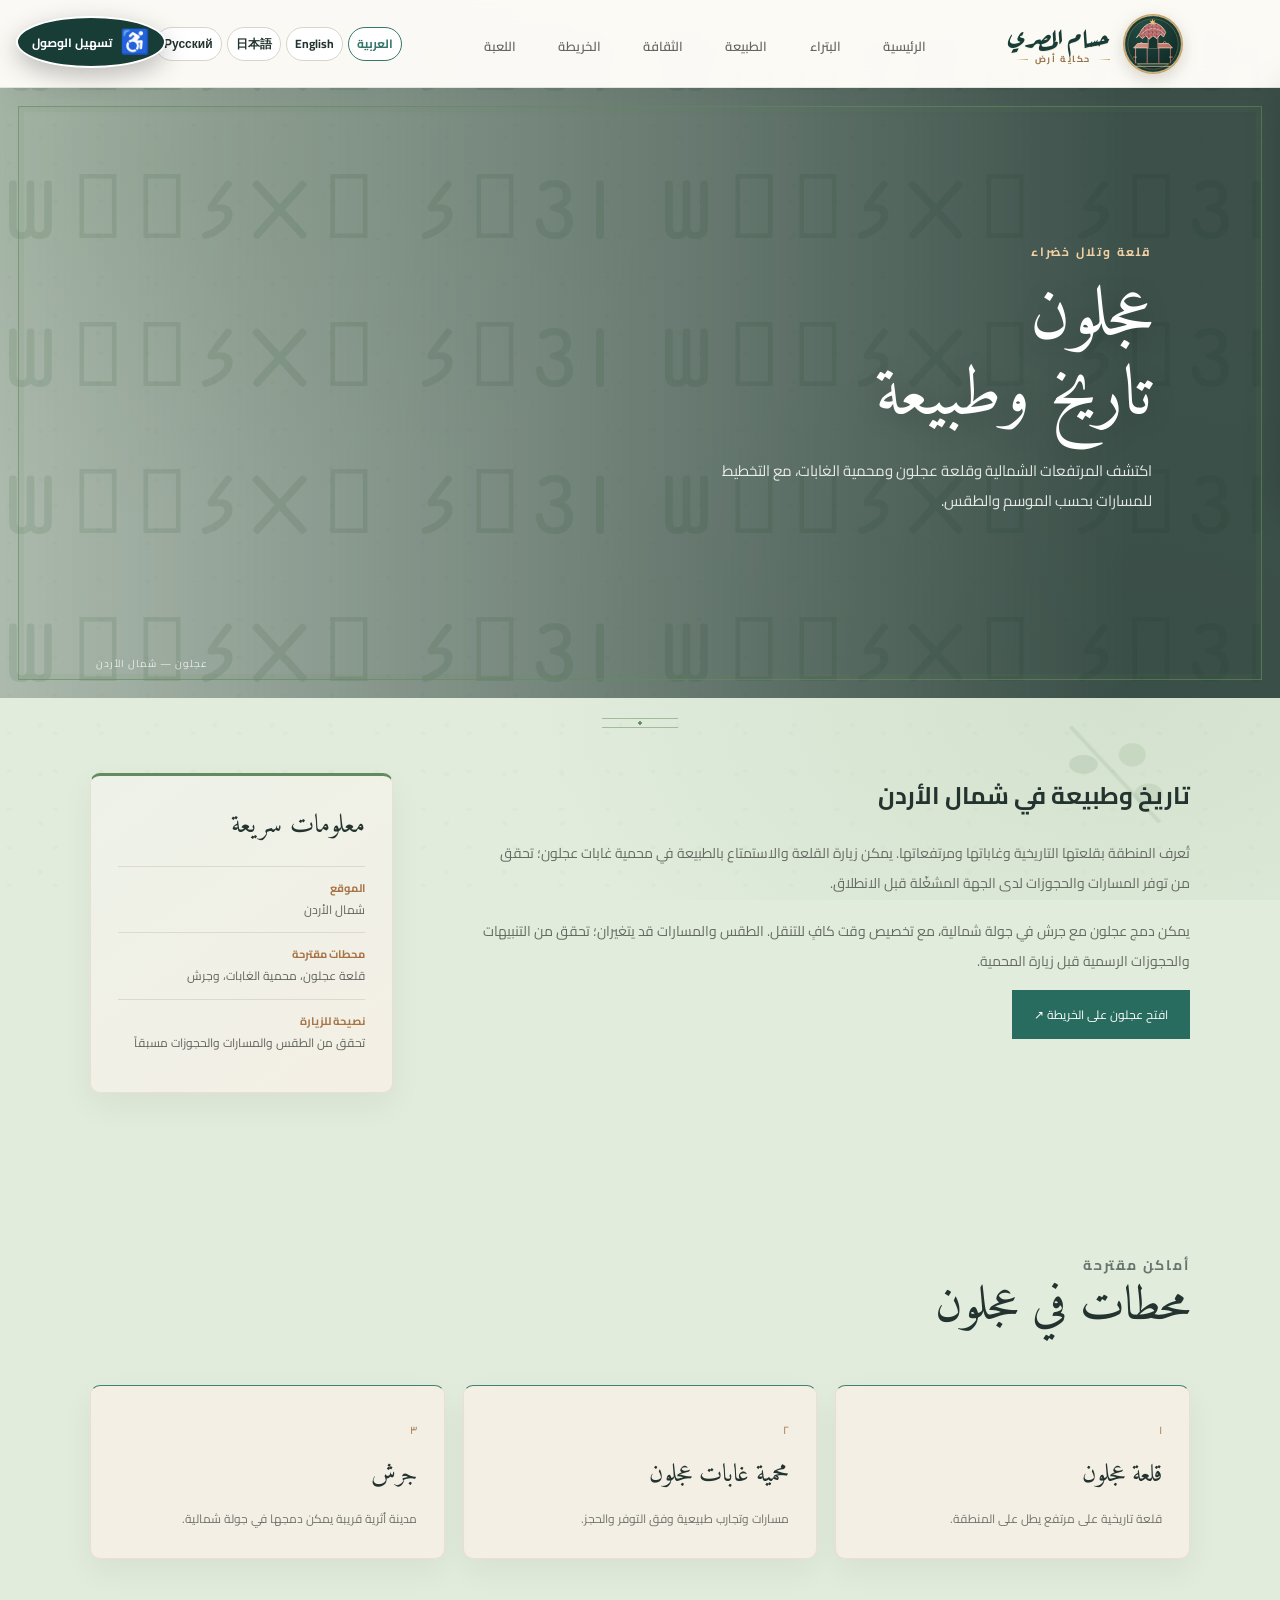
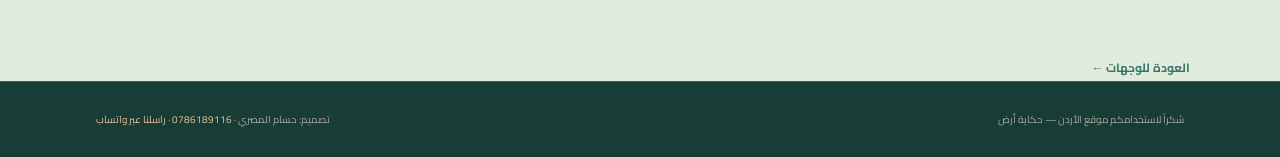
<file: ajloun.html>
<!doctype html>
<html lang="ar" dir="rtl">
<head>
  <meta charset="utf-8">
  <meta name="viewport" content="width=device-width, initial-scale=1">
  <meta name="description" content="دليل زيارة عجلون: القلعة التاريخية ومحمية الغابات ونصائح التحقق من المسارات.">
  <meta name="robots" content="index, follow, max-image-preview:large">
  <title>عجلون | دليل الزيارة</title>
  <link rel="stylesheet" href="style.css?v=6">
</head>
<body class="page-ajloun">
  <header class="site-header">
    <a class="brand" href="hussam.html"><img class="brand-mark" src="brand-mark.svg" alt=""><span><strong>حسام المصري</strong><small>حكاية أرض</small></span></a>
    <nav class="main-nav" aria-label="التنقل الرئيسي">
      <a href="hussam.html">الرئيسية</a><a href="petra.html">البتراء</a><a href="nature.html">الطبيعة</a><a href="culture.html">الثقافة</a><a href="map.html">الخريطة</a><a href="game.html">اللعبة</a>
    </nav>
  </header>
  <main id="main-content">
    <section class="hero article-hero hero-ajloun">
      <div class="hero-content"><p class="eyebrow">قلعة وتلال خضراء</p><h1>عجلون<br>تاريخ وطبيعة</h1><p class="hero-copy">اكتشف المرتفعات الشمالية وقلعة عجلون ومحمية الغابات، مع التخطيط للمسارات بحسب الموسم والطقس.</p></div>
      <div class="hero-caption">عجلون — شمال الأردن</div>
    </section>
    <section class="article-layout section-wrap">
      <article class="article-copy">
        <h2>تاريخ وطبيعة في شمال الأردن</h2>
        <p>تُعرف المنطقة بقلعتها التاريخية وغاباتها ومرتفعاتها. يمكن زيارة القلعة والاستمتاع بالطبيعة في محمية غابات عجلون؛ تحقق من توفر المسارات والحجوزات لدى الجهة المشغّلة قبل الانطلاق.</p>
        <p>يمكن دمج عجلون مع جرش في جولة شمالية، مع تخصيص وقت كافٍ للتنقل. الطقس والمسارات قد يتغيران؛ تحقق من التنبيهات والحجوزات الرسمية قبل زيارة المحمية.</p>
        <a class="button button-dark" href="https://www.google.com/maps/search/?api=1&amp;query=Ajloun%2C%20Jordan" target="_blank" rel="noopener noreferrer">افتح عجلون على الخريطة ↗</a>
      </article>
      <aside class="fact-card">
        <h3>معلومات سريعة</h3>
        <ul>
          <li><strong>الموقع</strong>شمال الأردن</li>
          <li><strong>محطات مقترحة</strong>قلعة عجلون، محمية الغابات، وجرش</li>
          <li><strong>نصيحة للزيارة</strong>تحقق من الطقس والمسارات والحجوزات مسبقاً</li>
        </ul>
      </aside>
    </section>
    <section class="section-wrap">
      <div class="section-heading"><p class="eyebrow eyebrow-dark">أماكن مقترحة</p><h2>محطات في عجلون</h2></div>
      <div class="culture-list">
        <article class="culture-item"><span>١</span><h3>قلعة عجلون</h3><p>قلعة تاريخية على مرتفع يطل على المنطقة.</p></article>
        <article class="culture-item"><span>٢</span><h3>محمية غابات عجلون</h3><p>مسارات وتجارب طبيعية وفق التوفر والحجز.</p></article>
        <article class="culture-item"><span>٣</span><h3>جرش</h3><p>مدينة أثرية قريبة يمكن دمجها في جولة شمالية.</p></article>
      </div>
    </section>
    <p class="section-wrap"><a class="text-link" href="hussam.html#destinations">العودة للوجهات ←</a></p>
  </main>
  <footer class="site-footer">
    <span>شكراً لاستخدامكم موقع الأردن — حكاية أرض</span>
    <span>تصميم: حسام المصري · <a href="tel:0786189116" dir="ltr">0786189116</a> · <a href="https://wa.me/962786189116?text=%D9%85%D8%B1%D8%AD%D8%A8%D8%A7" target="_blank" rel="noopener noreferrer">راسلنا عبر واتساب</a></span>
  </footer>
  <script src="translation.js" defer></script>
  <script src="accessibility.js?v=6" defer></script>
</body>
</html>
</file>
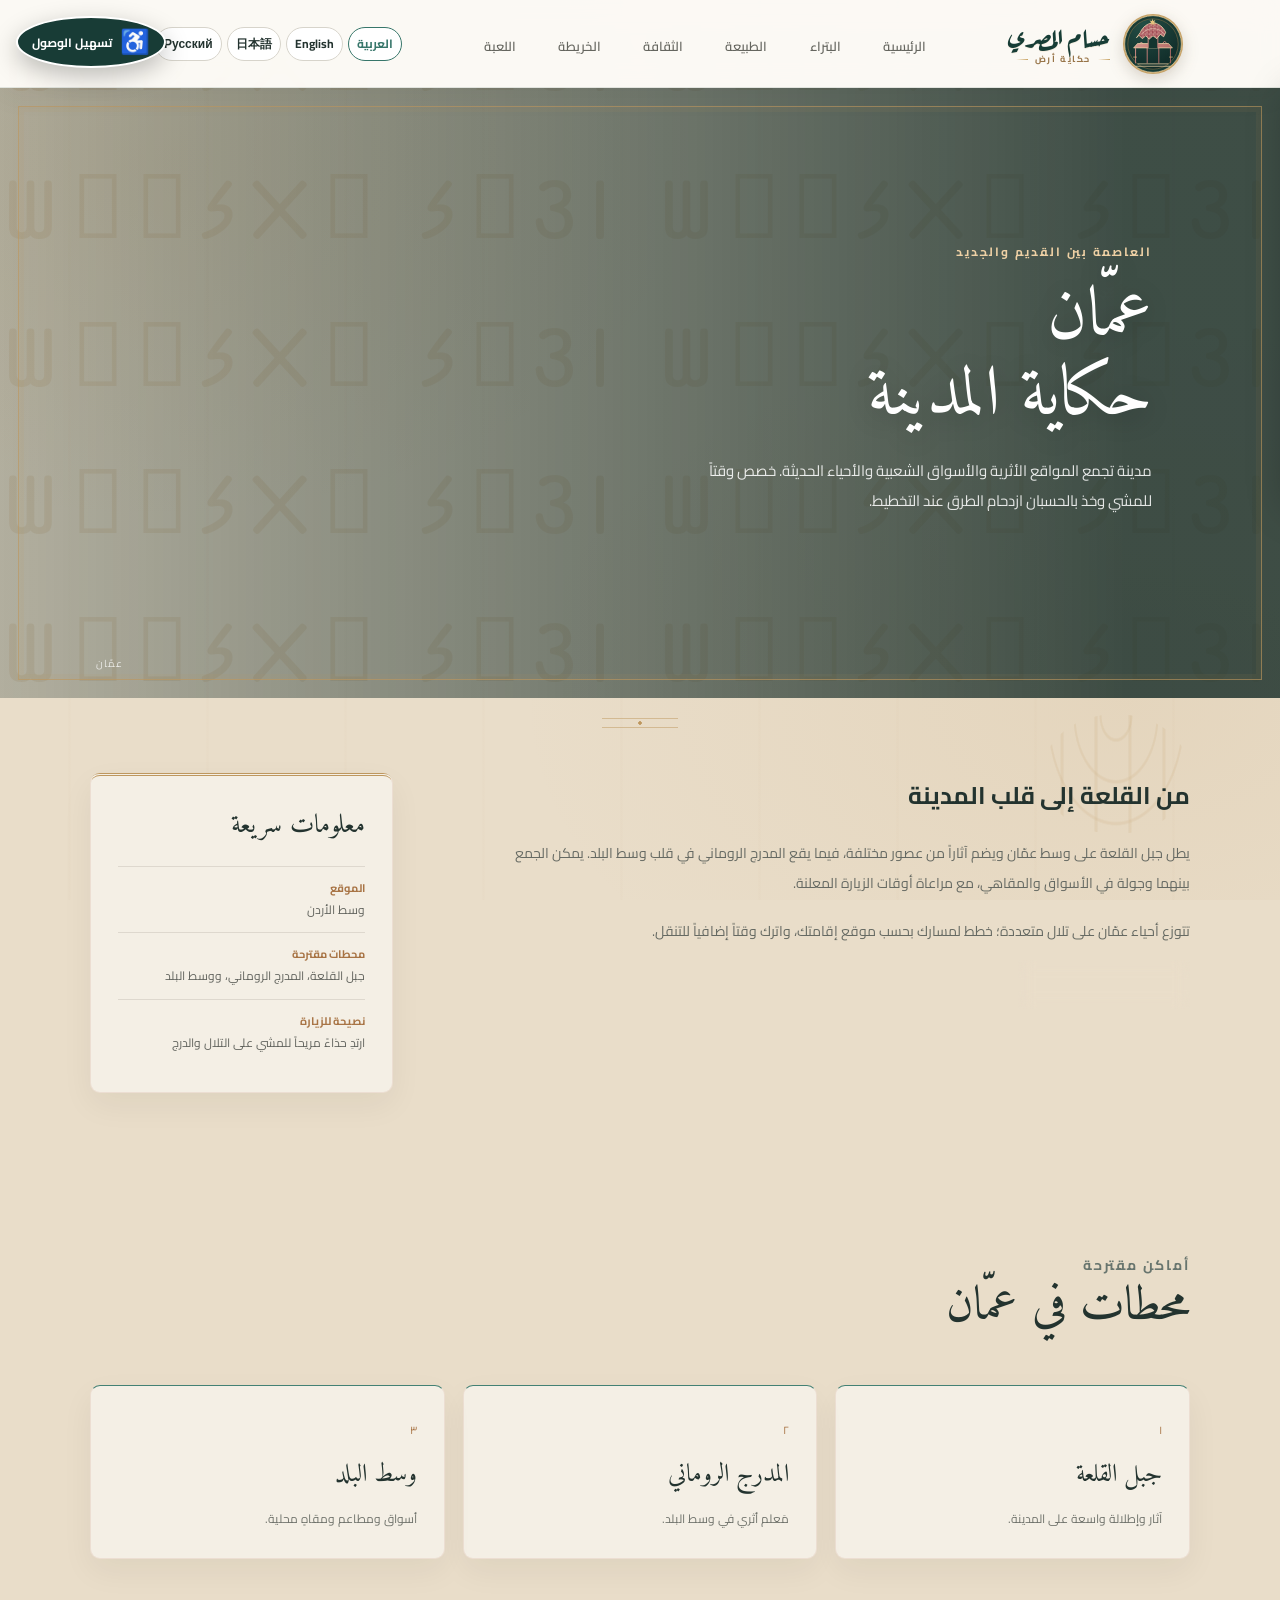
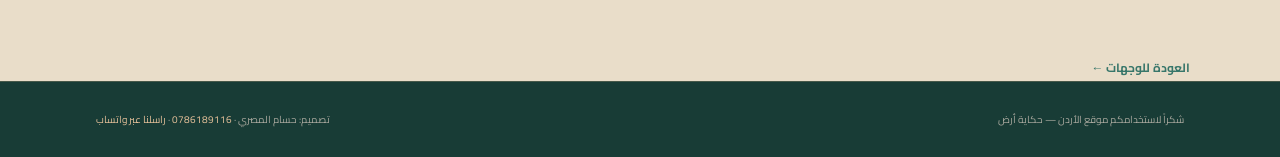
<file: amman.html>
<!doctype html>
<html lang="ar" dir="rtl">
<head>
  <meta charset="utf-8">
  <meta name="viewport" content="width=device-width, initial-scale=1">
  <meta name="description" content="دليل زيارة عمّان: القلعة والمدرج الروماني ووسط البلد ونصائح للتخطيط.">
  <meta name="robots" content="index, follow, max-image-preview:large">
  <title>عمّان | دليل الزيارة</title>
  <link rel="stylesheet" href="style.css?v=6">
</head>
<body class="page-amman">
  <header class="site-header">
    <a class="brand" href="hussam.html"><img class="brand-mark" src="brand-mark.svg" alt=""><span><strong>حسام المصري</strong><small>حكاية أرض</small></span></a>
    <nav class="main-nav" aria-label="التنقل الرئيسي">
      <a href="hussam.html">الرئيسية</a><a href="petra.html">البتراء</a><a href="nature.html">الطبيعة</a><a href="culture.html">الثقافة</a><a href="map.html">الخريطة</a><a href="game.html">اللعبة</a>
    </nav>
  </header>
  <main id="main-content">
    <section class="hero article-hero hero-amman">
      <div class="hero-content"><p class="eyebrow">العاصمة بين القديم والجديد</p><h1>عمّان<br>حكاية المدينة</h1><p class="hero-copy">مدينة تجمع المواقع الأثرية والأسواق الشعبية والأحياء الحديثة. خصص وقتاً للمشي وخذ بالحسبان ازدحام الطرق عند التخطيط.</p></div>
      <div class="hero-caption">عمّان</div>
    </section>
    <section class="article-layout section-wrap">
      <article class="article-copy">
        <h2>من القلعة إلى قلب المدينة</h2>
        <p>يطل جبل القلعة على وسط عمّان ويضم آثاراً من عصور مختلفة، فيما يقع المدرج الروماني في قلب وسط البلد. يمكن الجمع بينهما وجولة في الأسواق والمقاهي، مع مراعاة أوقات الزيارة المعلنة.</p>
        <p>تتوزع أحياء عمّان على تلال متعددة؛ خطط لمسارك بحسب موقع إقامتك، واترك وقتاً إضافياً للتنقل.</p>
        <a class="button button-dark" href="https://www.google.com/maps/search/?api=1&amp;query=Amman%2C%20Jordan" target="_blank" rel="noopener noreferrer">افتح عمّان على الخريطة ↗</a>
      </article>
      <aside class="fact-card">
        <h3>معلومات سريعة</h3>
        <ul>
          <li><strong>الموقع</strong>وسط الأردن</li>
          <li><strong>محطات مقترحة</strong>جبل القلعة، المدرج الروماني، ووسط البلد</li>
          <li><strong>نصيحة للزيارة</strong>ارتدِ حذاءً مريحاً للمشي على التلال والدرج</li>
        </ul>
      </aside>
    </section>
    <section class="section-wrap">
      <div class="section-heading"><p class="eyebrow eyebrow-dark">أماكن مقترحة</p><h2>محطات في عمّان</h2></div>
      <div class="culture-list">
        <article class="culture-item"><span>١</span><h3>جبل القلعة</h3><p>آثار وإطلالة واسعة على المدينة.</p></article>
        <article class="culture-item"><span>٢</span><h3>المدرج الروماني</h3><p>مَعلم أثري في وسط البلد.</p></article>
        <article class="culture-item"><span>٣</span><h3>وسط البلد</h3><p>أسواق ومطاعم ومقاهٍ محلية.</p></article>
      </div>
    </section>
    <p class="section-wrap"><a class="text-link" href="hussam.html#destinations">العودة للوجهات ←</a></p>
  </main>
  <footer class="site-footer">
    <span>شكراً لاستخدامكم موقع الأردن — حكاية أرض</span>
    <span>تصميم: حسام المصري · <a href="tel:0786189116" dir="ltr">0786189116</a> · <a href="https://wa.me/962786189116?text=%D9%85%D8%B1%D8%AD%D8%A8%D8%A7" target="_blank" rel="noopener noreferrer">راسلنا عبر واتساب</a></span>
  </footer>
  <script src="translation.js" defer></script>
  <script src="accessibility.js?v=6" defer></script>
</body>
</html>
</file>
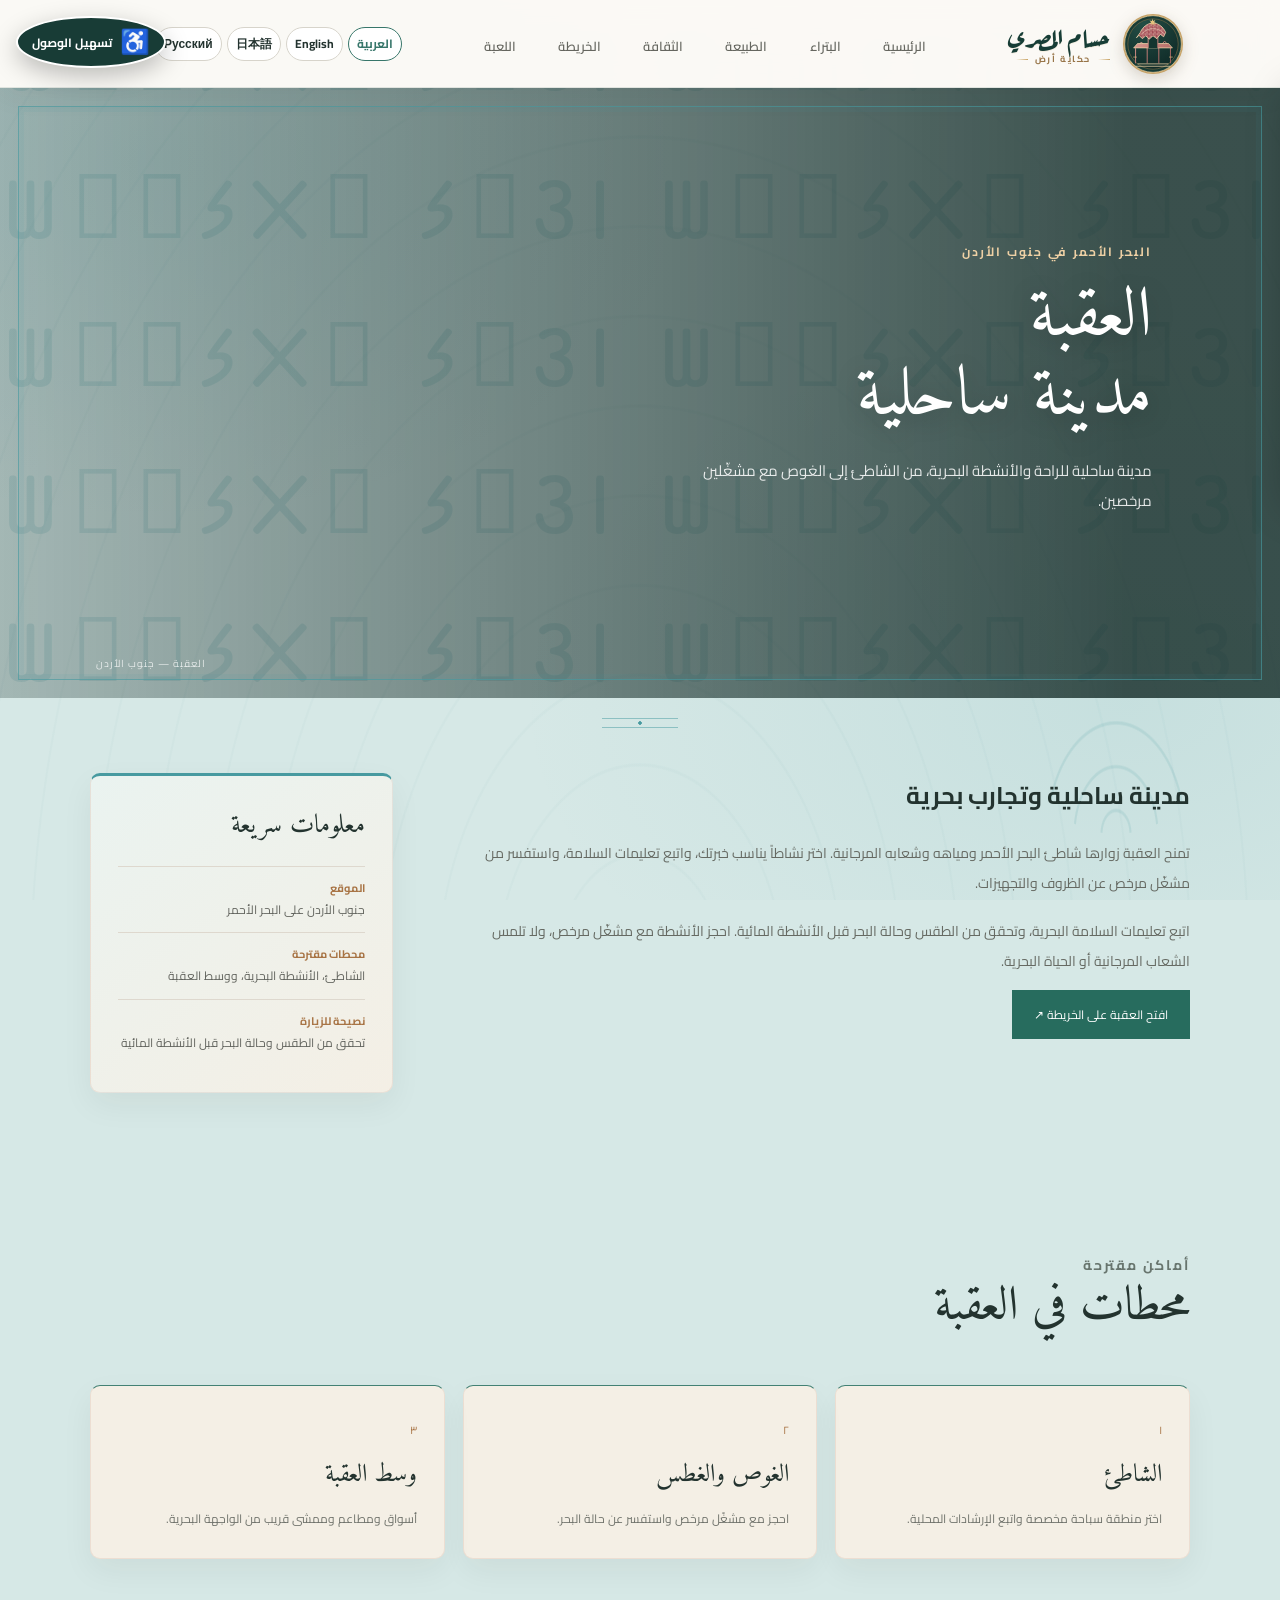
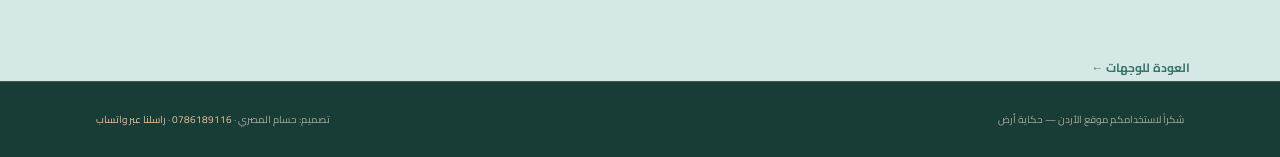
<file: aqaba.html>
<!doctype html>
<html lang="ar" dir="rtl">
<head>
  <meta charset="utf-8">
  <meta name="viewport" content="width=device-width, initial-scale=1">
  <meta name="description" content="دليل زيارة العقبة: شواطئ البحر الأحمر والأنشطة البحرية وإرشادات السلامة.">
  <meta name="robots" content="index, follow, max-image-preview:large">
  <title>العقبة | دليل الزيارة</title>
  <link rel="stylesheet" href="style.css?v=6">
</head>
<body class="page-aqaba">
  <header class="site-header">
    <a class="brand" href="hussam.html"><img class="brand-mark" src="brand-mark.svg" alt=""><span><strong>حسام المصري</strong><small>حكاية أرض</small></span></a>
    <nav class="main-nav" aria-label="التنقل الرئيسي">
      <a href="hussam.html">الرئيسية</a><a href="petra.html">البتراء</a><a href="nature.html">الطبيعة</a><a href="culture.html">الثقافة</a><a href="map.html">الخريطة</a><a href="game.html">اللعبة</a>
    </nav>
  </header>
  <main id="main-content">
    <section class="hero article-hero hero-aqaba">
      <div class="hero-content"><p class="eyebrow">البحر الأحمر في جنوب الأردن</p><h1>العقبة<br>مدينة ساحلية</h1><p class="hero-copy">مدينة ساحلية للراحة والأنشطة البحرية، من الشاطئ إلى الغوص مع مشغّلين مرخصين.</p></div>
      <div class="hero-caption">العقبة — جنوب الأردن</div>
    </section>
    <section class="article-layout section-wrap">
      <article class="article-copy">
        <h2>مدينة ساحلية وتجارب بحرية</h2>
        <p>تمنح العقبة زوارها شاطئ البحر الأحمر ومياهه وشعابه المرجانية. اختر نشاطاً يناسب خبرتك، واتبع تعليمات السلامة، واستفسر من مشغّل مرخص عن الظروف والتجهيزات.</p>
        <p>اتبع تعليمات السلامة البحرية، وتحقق من الطقس وحالة البحر قبل الأنشطة المائية. احجز الأنشطة مع مشغّل مرخص، ولا تلمس الشعاب المرجانية أو الحياة البحرية.</p>
        <a class="button button-dark" href="https://www.google.com/maps/search/?api=1&amp;query=Aqaba%2C%20Jordan" target="_blank" rel="noopener noreferrer">افتح العقبة على الخريطة ↗</a>
      </article>
      <aside class="fact-card">
        <h3>معلومات سريعة</h3>
        <ul>
          <li><strong>الموقع</strong>جنوب الأردن على البحر الأحمر</li>
          <li><strong>محطات مقترحة</strong>الشاطئ، الأنشطة البحرية، ووسط العقبة</li>
          <li><strong>نصيحة للزيارة</strong>تحقق من الطقس وحالة البحر قبل الأنشطة المائية</li>
        </ul>
      </aside>
    </section>
    <section class="section-wrap">
      <div class="section-heading"><p class="eyebrow eyebrow-dark">أماكن مقترحة</p><h2>محطات في العقبة</h2></div>
      <div class="culture-list">
        <article class="culture-item"><span>١</span><h3>الشاطئ</h3><p>اختر منطقة سباحة مخصصة واتبع الإرشادات المحلية.</p></article>
        <article class="culture-item"><span>٢</span><h3>الغوص والغطس</h3><p>احجز مع مشغّل مرخص واستفسر عن حالة البحر.</p></article>
        <article class="culture-item"><span>٣</span><h3>وسط العقبة</h3><p>أسواق ومطاعم وممشى قريب من الواجهة البحرية.</p></article>
      </div>
    </section>
    <p class="section-wrap"><a class="text-link" href="hussam.html#destinations">العودة للوجهات ←</a></p>
  </main>
  <footer class="site-footer">
    <span>شكراً لاستخدامكم موقع الأردن — حكاية أرض</span>
    <span>تصميم: حسام المصري · <a href="tel:0786189116" dir="ltr">0786189116</a> · <a href="https://wa.me/962786189116?text=%D9%85%D8%B1%D8%AD%D8%A8%D8%A7" target="_blank" rel="noopener noreferrer">راسلنا عبر واتساب</a></span>
  </footer>
  <script src="translation.js" defer></script>
  <script src="accessibility.js?v=6" defer></script>
</body>
</html>
</file>
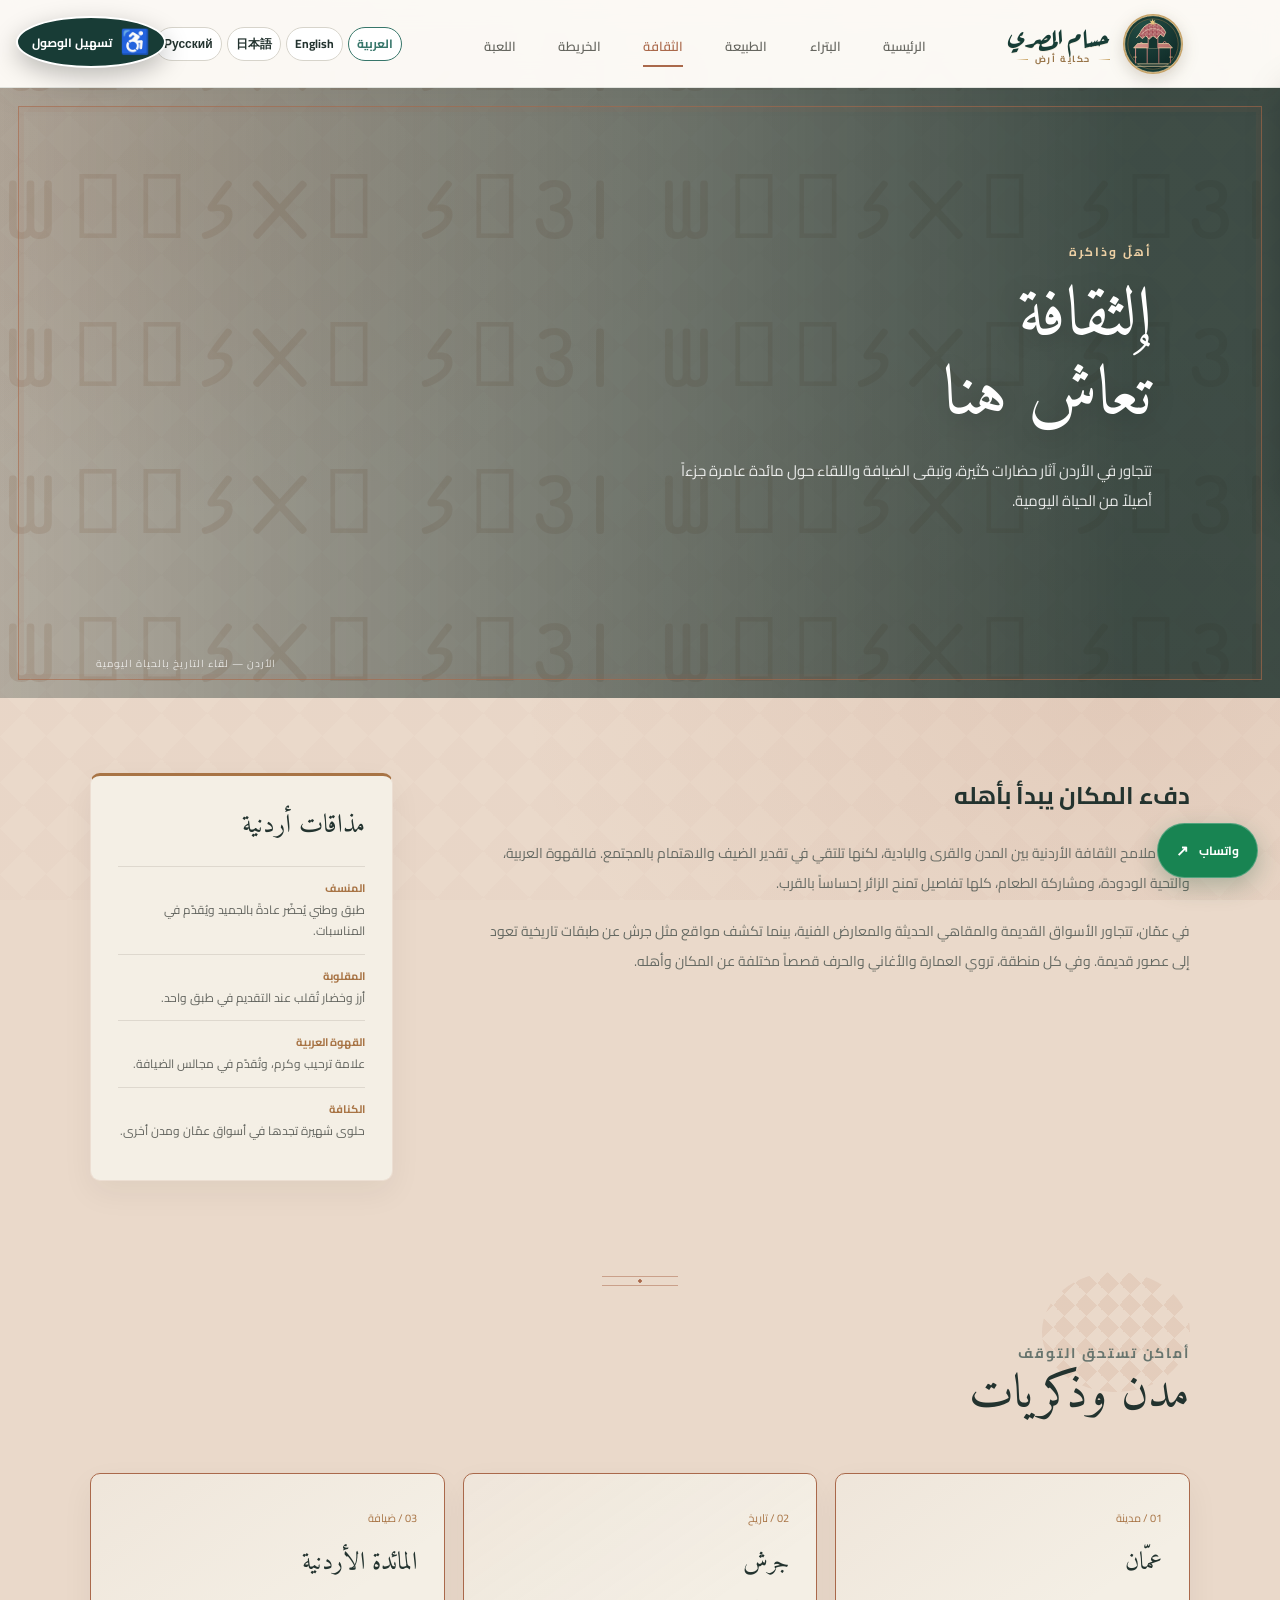
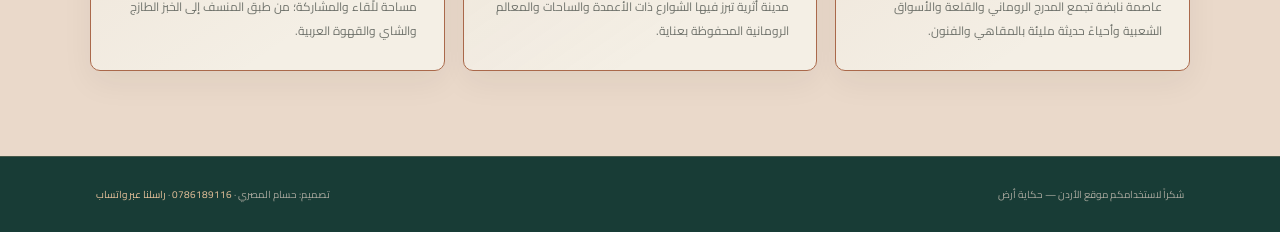
<file: culture.html>
<!doctype html>
<html lang="ar" dir="rtl">
<head>
  <meta charset="utf-8">
  <meta name="viewport" content="width=device-width, initial-scale=1">
  <meta name="description" content="تعرّف إلى مدن الأردن وثقافته ومطبخه وكرم ضيافته.">
  <meta name="robots" content="index, follow, max-image-preview:large">
  <meta property="og:type" content="article">
  <meta property="og:locale" content="ar_JO">
  <meta property="og:title" content="الثقافة والحياة | الأردن">
  <meta property="og:description" content="تعرف على الثقافة الأردنية والمذاقات والضيافة والمدن التاريخية.">
  <title>الثقافة والحياة | الأردن</title>
  <link rel="stylesheet" href="style.css?v=6">
</head>
<body class="page-culture">
  <header class="site-header">
    <a class="brand" href="hussam.html"><img class="brand-mark" src="brand-mark.svg" alt=""><span><strong>حسام المصري</strong><small>حكاية أرض</small></span></a>
    <nav class="main-nav" aria-label="التنقل الرئيسي">
      <a href="hussam.html">الرئيسية</a><a href="petra.html">البتراء</a><a href="nature.html">الطبيعة</a><a class="active" aria-current="page" href="culture.html">الثقافة</a><a href="map.html">الخريطة</a><a href="game.html">اللعبة</a>
    </nav>
  </header>
  <main>
    <section class="hero article-hero hero-culture">
      <div class="hero-content"><p class="eyebrow">أهلٌ وذاكرة</p><h1>الثقافة<br>تُعاش هنا</h1><p class="hero-copy">تتجاور في الأردن آثار حضارات كثيرة، وتبقى الضيافة واللقاء حول مائدة عامرة جزءاً أصيلاً من الحياة اليومية.</p></div>
      <div class="hero-caption">الأردن — لقاء التاريخ بالحياة اليومية</div>
    </section>
    <section class="article-layout section-wrap">
      <article class="article-copy">
        <h2>دفء المكان يبدأ بأهله</h2>
        <p>تتعدد ملامح الثقافة الأردنية بين المدن والقرى والبادية، لكنها تلتقي في تقدير الضيف والاهتمام بالمجتمع. فالقهوة العربية، والتحية الودودة، ومشاركة الطعام، كلها تفاصيل تمنح الزائر إحساساً بالقرب.</p>
        <p>في عمّان، تتجاور الأسواق القديمة والمقاهي الحديثة والمعارض الفنية، بينما تكشف مواقع مثل جرش عن طبقات تاريخية تعود إلى عصور قديمة. وفي كل منطقة، تروي العمارة والأغاني والحرف قصصاً مختلفة عن المكان وأهله.</p>
      </article>
      <aside class="fact-card">
        <h3>مذاقات أردنية</h3>
        <ul>
          <li><strong>المنسف</strong>طبق وطني يُحضّر عادةً بالجميد ويُقدّم في المناسبات.</li>
          <li><strong>المقلوبة</strong>أرز وخضار تُقلب عند التقديم في طبق واحد.</li>
          <li><strong>القهوة العربية</strong>علامة ترحيب وكرم، وتُقدّم في مجالس الضيافة.</li>
          <li><strong>الكنافة</strong>حلوى شهيرة تجدها في أسواق عمّان ومدن أخرى.</li>
        </ul>
      </aside>
    </section>
    <section class="section-wrap">
      <div class="section-heading"><p class="eyebrow eyebrow-dark">أماكن تستحق التوقف</p><h2>مدن وذكريات</h2></div>
      <div class="culture-list">
        <article class="culture-item"><span>01 / مدينة</span><h3>عمّان</h3><p>عاصمة نابضة تجمع المدرج الروماني والقلعة والأسواق الشعبية وأحياءً حديثة مليئة بالمقاهي والفنون.</p></article>
        <article class="culture-item"><span>02 / تاريخ</span><h3>جرش</h3><p>مدينة أثرية تبرز فيها الشوارع ذات الأعمدة والساحات والمعالم الرومانية المحفوظة بعناية.</p></article>
        <article class="culture-item"><span>03 / ضيافة</span><h3>المائدة الأردنية</h3><p>مساحة للّقاء والمشاركة؛ من طبق المنسف إلى الخبز الطازج والشاي والقهوة العربية.</p></article>
      </div>
    </section>
  </main>
  <footer class="site-footer">
    <span>شكراً لاستخدامكم موقع الأردن — حكاية أرض</span>
    <span>تصميم: حسام المصري · <a href="tel:0786189116" dir="ltr">0786189116</a> · <a href="https://wa.me/962786189116?text=%D9%85%D8%B1%D8%AD%D8%A8%D8%A7" target="_blank" rel="noopener noreferrer">راسلنا عبر واتساب</a></span>
  </footer>
  <a class="whatsapp-float" href="https://wa.me/962786189116?text=%D9%85%D8%B1%D8%AD%D8%A8%D8%A7%D8%8C%20%D8%A3%D8%B1%D8%BA%D8%A8%20%D8%A8%D8%A7%D9%84%D8%A7%D8%B3%D8%AA%D9%81%D8%B3%D8%A7%D8%B1%20%D8%B9%D9%86%20%D8%B1%D8%AD%D9%84%D8%A9%20%D9%81%D9%8A%20%D8%A7%D9%84%D8%A3%D8%B1%D8%AF%D9%86" target="_blank" rel="noopener noreferrer" aria-label="راسلنا على واتساب">واتساب <span aria-hidden="true">↗</span></a>
  <script src="translation.js" defer></script>
  <script src="accessibility.js?v=6" defer></script>
</body>
</html>
</file>
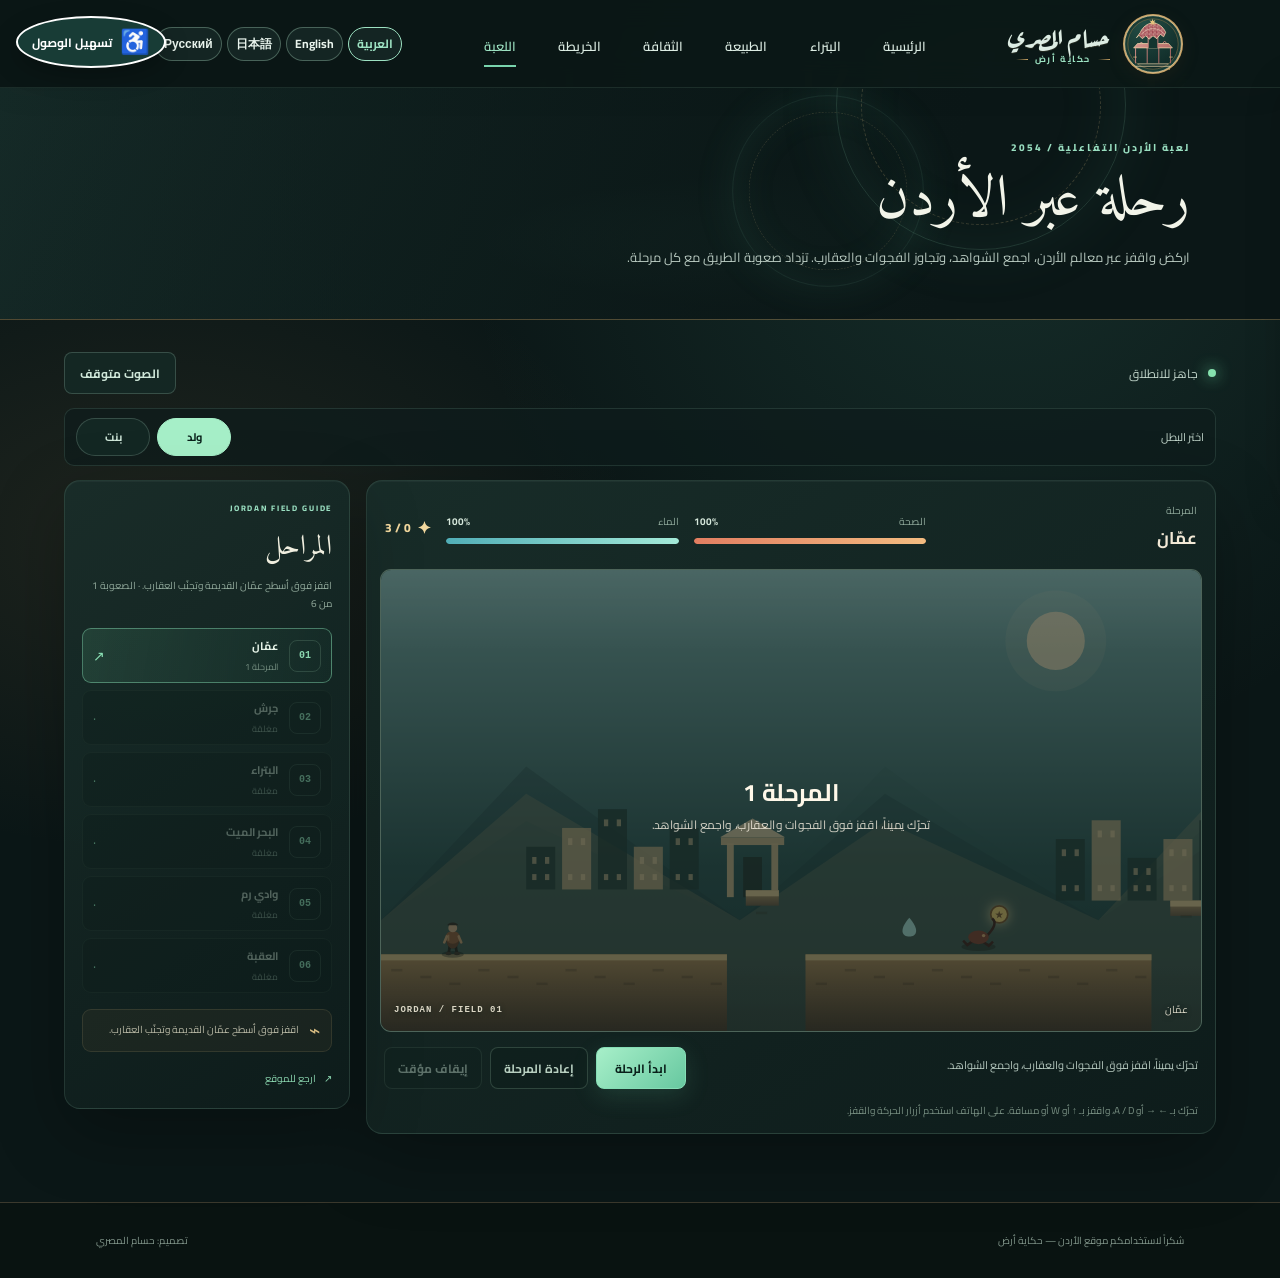
<file: game.html>
<!doctype html>
<html lang="ar" dir="rtl">
<head>
  <meta charset="utf-8">
  <meta name="viewport" content="width=device-width, initial-scale=1, viewport-fit=cover">
  <meta name="description" content="امشِ في الأردن، اجمع الشواهد، واكتشف مراحل تفاعلية من عمّان إلى العقبة.">
  <meta name="theme-color" content="#10241f">
  <meta property="og:type" content="website">
  <meta property="og:title" content="لعبة الأردن التفاعلية | حكاية أرض">
  <meta property="og:description" content="رحلة مشي تفاعلية بين معالم الأردن.">
  <title>لعبة الأردن التفاعلية | حكاية أرض</title>
  <link rel="stylesheet" href="style.css?v=7">
</head>
<body class="game-page page-game">
  <header class="site-header">
    <a class="brand" href="hussam.html"><img class="brand-mark" src="brand-mark.svg" alt=""><span><strong>حسام المصري</strong><small>حكاية أرض</small></span></a>
    <nav class="main-nav" aria-label="التنقل الرئيسي">
      <a href="hussam.html">الرئيسية</a><a href="petra.html">البتراء</a><a href="nature.html">الطبيعة</a><a href="culture.html">الثقافة</a><a href="map.html">الخريطة</a><a class="active" aria-current="page" href="game.html">اللعبة</a>
    </nav>
  </header>
  <main>
    <section class="game-hero">
      <div class="game-hero-glow" aria-hidden="true"></div>
      <div class="game-hero-content">
        <p class="game-kicker">لعبة الأردن التفاعلية <span aria-hidden="true">/ 2054</span></p>
        <h1>رحلة عبر الأردن</h1>
        <p>اركض واقفز عبر معالم الأردن، اجمع الشواهد، وتجاوز الفجوات والعقارب. تزداد صعوبة الطريق مع كل مرحلة.</p>
      </div>
      <div class="game-orbit game-orbit-one" aria-hidden="true"></div>
      <div class="game-orbit game-orbit-two" aria-hidden="true"></div>
    </section>

    <section class="game-wrap" aria-label="اللعبة">
      <div class="game-toolbar">
        <div class="game-toolbar-title">
          <span class="game-live-dot" aria-hidden="true"></span>
          <span id="game-status" aria-live="polite">جاهز للانطلاق</span>
        </div>
        <button class="game-sound-button" id="sound-toggle" type="button" aria-pressed="false" aria-label="صوت اللعبة">الصوت متوقف</button>
      </div>

      <div class="game-character-picker" aria-label="اختر شخصيتك">
        <span>اختر البطل</span>
        <div class="game-character-options">
          <button type="button" class="game-character-button active" data-character="boy" aria-pressed="true">ولد</button>
          <button type="button" class="game-character-button" data-character="girl" aria-pressed="false">بنت</button>
        </div>
      </div>

      <div class="game-grid">
        <section class="game-console" aria-label="مشهد اللعبة">
          <div class="game-hud">
            <div class="game-location">
              <span class="game-hud-label">المرحلة</span>
              <strong id="stage-name">عمّان</strong>
            </div>
            <div class="game-meter">
              <div class="game-meter-heading"><span>الصحة</span><strong id="health-value">100%</strong></div>
              <div class="game-meter-track"><span id="health-bar" class="health-fill"></span></div>
            </div>
            <div class="game-meter">
              <div class="game-meter-heading"><span>الماء</span><strong id="water-value">100%</strong></div>
              <div class="game-meter-track"><span id="water-bar" class="water-fill"></span></div>
            </div>
            <div class="game-collect-count"><span aria-hidden="true">✦</span><span id="collect-count">0 / 3</span></div>
          </div>

          <div class="game-canvas-frame">
            <canvas id="game-canvas" width="960" height="540" role="img" aria-label="مشهد اللعبة"></canvas>
            <div class="game-canvas-scan" aria-hidden="true"></div>
            <div class="game-canvas-label"><span id="canvas-location">عمّان</span><span>JORDAN / <span id="field-code">FIELD 01</span></span></div>
          </div>

          <div class="game-action-row">
            <p id="objective-text" class="game-objective" aria-live="polite">اركض واقفز فوق الفجوات والعقارب، واجمع الشواهد الثلاثة للوصول إلى خط النهاية.</p>
            <div class="game-actions">
              <button id="start-game" class="game-primary-button" type="button">ابدأ الرحلة</button>
              <button id="restart-stage" class="game-secondary-button" type="button">إعادة المرحلة</button>
              <button id="pause-game" class="game-secondary-button" type="button">إيقاف مؤقت</button>
            </div>
          </div>

          <div class="game-mobile-controls" aria-label="تحكّم بالحركة">
            <span class="game-controls-title">تحكّم بالحركة</span>
            <div class="game-dpad">
              <button type="button" data-jump aria-label="اقفز">↑</button>
              <button type="button" data-move="left" aria-label="تحرّك لليسار">←</button>
              <button type="button" data-move="right" aria-label="تحرّك لليمين">→</button>
            </div>
          </div>
          <p class="game-keyboard-hint">تحرّك بـ ← → أو A / D، واقفز بـ ↑ أو W أو مسافة. على الهاتف استخدم أزرار الحركة والقفز.</p>
        </section>

        <aside class="game-side-panel">
          <div class="game-panel-heading">
            <p class="game-panel-eyebrow">JORDAN FIELD GUIDE</p>
            <h2>المراحل</h2>
            <p id="stage-description">اقفز فوق العقبات واجمع الشواهد الثلاثة. تزداد صعوبة كل مرحلة.</p>
          </div>
          <ol class="game-stage-list" id="stage-list" aria-label="التنقل بين المراحل"></ol>
          <div class="game-tip-card">
            <span class="game-tip-icon" aria-hidden="true">⌁</span>
            <p id="game-tip">ابقَ على المسار، وراقب الماء قبل أن تتابع رحلتك.</p>
          </div>
          <a class="game-back-link" href="hussam.html"><span aria-hidden="true">↗</span> ارجع للموقع</a>
        </aside>
      </div>
    </section>
  </main>
  <footer class="site-footer">
    <span>شكراً لاستخدامكم موقع الأردن — حكاية أرض</span>
    <span>تصميم: حسام المصري</span>
  </footer>
  <script src="translation.js" defer></script>
  <script src="jordan-game.js?v=7" defer></script>
  <script src="accessibility.js?v=6" defer></script>
</body>
</html>
</file>
<file: style.css>
@import url('https://fonts.googleapis.com/css2?family=Amiri:wght@400;700&family=Aref+Ruqaa:wght@400;700&family=Cairo:wght@400;500;600;700;800&family=Noto+Sans+Nabataean&display=swap');

:root {
  color-scheme: light;
  --ink: #23332f;
  --muted: #727a72;
  --sand: #f4efe5;
  --rust: #a87445;
  --deep: #183c36;
}

* { box-sizing: border-box; }
html { scroll-behavior: smooth; }
body { margin: 0; color: var(--ink); background: #fcfaf6; font-family: "Cairo", Arial, sans-serif; }
a { color: inherit; text-decoration: none; }

.site-header {
  min-height: 82px; padding: 0 7.5%; display: flex; align-items: center;
  justify-content: space-between; gap: 30px; background: #fff;
}
.brand { display: inline-flex; align-items: center; gap: 12px; color: #173d36; font-size: 21px; font-weight: 800; line-height: 1.15; transition: color .2s ease; }
.brand > span { display: flex; flex-direction: column; align-items: flex-start; }
.brand strong { color: inherit; font-family: "Aref Ruqaa", "Amiri", serif; font-size: 27px; font-weight: 700; line-height: 1; white-space: nowrap; text-shadow: 0 1px 0 rgba(198, 162, 103, .14); }
.brand small { display: flex; align-items: center; gap: 7px; margin-top: 5px; color: #987549; font-size: 9px; font-weight: 700; letter-spacing: 1.6px; }
.brand small::before, .brand small::after { width: 12px; height: 1px; background: linear-gradient(90deg, transparent, #c9a363); content: ""; }
.brand-mark { width: 62px; height: 62px; display: block; flex: 0 0 auto; object-fit: contain; filter: drop-shadow(0 5px 8px rgba(67, 48, 23, .2)); transition: transform .25s ease, filter .25s ease; }
.brand:hover { color: #987549; }
.brand:hover .brand-mark { transform: translateY(-2px); filter: drop-shadow(0 7px 10px rgba(150, 112, 52, .32)); }
.main-nav { display: flex; align-items: center; gap: clamp(18px, 3.3vw, 48px); }
.main-nav a { position: relative; padding: 30px 0 26px; color: #65665f; font-size: 13px; font-weight: 600; transition: color .2s ease; }
.main-nav a:hover, .main-nav a.active { color: var(--rust); }
.main-nav a.active::after { position: absolute; right: 0; bottom: 17px; width: 20px; height: 2px; background: var(--rust); content: ""; }

.hero { position: relative; min-height: 570px; display: flex; align-items: center; padding: 70px 10%; color: #fff; background-position: center; background-size: cover; isolation: isolate; }
.hero::before { position: absolute; z-index: -1; inset: 0; background: linear-gradient(90deg, rgba(20,25,22,.75), rgba(20,25,22,.26) 72%, rgba(20,25,22,.12)); content: ""; }
.hero-home { background-image: url("https://thumb.wikimedia.org/wikipedia/commons/thumb/c/c4/Al_Khazneh_02.jpg/1280px-Al_Khazneh_02.jpg"); }
.hero-petra { background-image: url("https://thumb.wikimedia.org/wikipedia/commons/thumb/6/62/Al_Khazneh_Petra_edit_2.jpg/1280px-Al_Khazneh_Petra_edit_2.jpg"); }
.hero-amman { background-image: url("https://thumb.wikimedia.org/wikipedia/commons/thumb/7/7f/Amman%2C_City_centre%2C_Jordan.jpg/1280px-Amman%2C_City_centre%2C_Jordan.jpg"); }
.hero-ajloun { background-image: url("https://thumb.wikimedia.org/wikipedia/commons/thumb/4/4d/Ajloun_Forest_Reserve_in_Jordan_kz05.jpg/1280px-Ajloun_Forest_Reserve_in_Jordan_kz05.jpg"); }
.hero-aqaba { background-image: url("https://thumb.wikimedia.org/wikipedia/commons/thumb/4/40/Aqaba_jordan_gandor_2024_%282%29.jpg/1280px-Aqaba_jordan_gandor_2024_%282%29.jpg"); }
.hero-nature { background-image: url("https://thumb.wikimedia.org/wikipedia/commons/thumb/c/c2/Wadi_rum_desert.jpg/1280px-Wadi_rum_desert.jpg"); }
.hero-culture { background-image: url("https://thumb.wikimedia.org/wikipedia/commons/thumb/7/7f/Amman%2C_City_centre%2C_Jordan.jpg/1280px-Amman%2C_City_centre%2C_Jordan.jpg"); }
.hero-content { max-width: 610px; }
.eyebrow { margin: 0 0 15px; color: #efd1a5; font-size: 12px; font-weight: 700; letter-spacing: 2px; }
h1, h2, h3, p { margin-top: 0; }
.hero h1 { margin-bottom: 20px; font-family: "Amiri", Georgia, serif; font-size: clamp(48px, 7vw, 83px); font-weight: 400; line-height: 1.13; }
.hero-copy { max-width: 475px; margin-bottom: 30px; color: rgba(255,255,255,.86); font-size: 15px; line-height: 2; }
.button { display: inline-flex; align-items: center; gap: 20px; padding: 12px 21px; border: 1px solid rgba(255,255,255,.65); color: #fff; font-size: 12px; transition: background .2s ease, color .2s ease; }
.button:hover { color: var(--ink); background: #fff; }
.hero-caption { position: absolute; left: 7.5%; bottom: 25px; color: rgba(255,255,255,.75); font-size: 10px; letter-spacing: 1px; }

.section-wrap { width: min(1120px, 85%); margin: 0 auto; }
.intro { display: grid; grid-template-columns: 1fr 1fr; gap: 70px; align-items: end; padding: 82px 0 52px; }
.eyebrow-dark { color: var(--rust); }
.intro h2, .section-heading h2 { margin: 0; font-family: "Amiri", Georgia, serif; font-size: clamp(34px, 4vw, 48px); font-weight: 400; line-height: 1.2; }
.intro > p { margin: 0; color: #71736c; font-size: 14px; line-height: 2.2; }
.feature-grid { display: grid; grid-template-columns: repeat(3, 1fr); gap: 22px; padding-bottom: 90px; }
.feature-card { position: relative; min-height: 355px; display: flex; flex-direction: column; justify-content: flex-end; overflow: hidden; padding: 25px; color: #fff; isolation: isolate; }
.feature-card::after { position: absolute; z-index: -1; inset: 0; background: linear-gradient(180deg, transparent 20%, rgba(15,18,16,.76)); content: ""; transition: background .25s ease; }
.feature-card:hover::after { background: linear-gradient(180deg, rgba(15,18,16,.05), rgba(15,18,16,.88)); }
.feature-card img { position: absolute; z-index: -2; inset: 0; width: 100%; height: 100%; object-fit: cover; transition: transform .45s ease; }
.feature-card:hover img { transform: scale(1.05); }
.card-number { margin-bottom: 7px; color: #e8c69d; font-size: 10px; letter-spacing: 1.5px; }
.card-title { font-family: "Amiri", Georgia, serif; font-size: 29px; }
.card-link { margin-top: 6px; color: rgba(255,255,255,.76); font-size: 11px; }
.quote-band { padding: 56px 20px; color: #fff; text-align: center; background: var(--deep); }
.quote-band p { margin-bottom: 9px; font-family: "Amiri", Georgia, serif; font-size: clamp(25px, 4vw, 38px); }
.quote-band span { color: #c7b294; font-size: 11px; }

.article-hero { min-height: 470px; }
.article-hero h1 { font-size: clamp(48px, 6vw, 70px); }
.article-layout { display: grid; grid-template-columns: minmax(0, 1.4fr) minmax(230px, .6fr); gap: 65px; padding: 75px 0; }
.article-copy h2, .section-heading h2 { margin-bottom: 20px; }
.article-copy p { color: #666a63; font-size: 14px; line-height: 2.15; }
.article-copy p + p { margin-top: 18px; }
.fact-card { align-self: start; padding: 27px; background: var(--sand); }
.fact-card h3 { margin-bottom: 18px; font-family: "Amiri", Georgia, serif; font-size: 26px; font-weight: 400; }
.fact-card ul { margin: 0; padding: 0; list-style: none; }
.fact-card li { padding: 12px 0; border-top: 1px solid #ded8ce; color: #62645e; font-size: 12px; line-height: 1.8; }
.fact-card strong { display: block; color: var(--rust); font-size: 11px; }
.image-pair { display: grid; grid-template-columns: 1.2fr .8fr; gap: 18px; margin-bottom: 24px; }
.image-pair img { width: 100%; height: 270px; object-fit: cover; }
.image-pair img:last-child { height: 220px; margin-top: 50px; }
.section-heading { padding: 70px 0 28px; }
.section-heading p { max-width: 650px; margin: 13px 0 0; color: var(--muted); font-size: 14px; line-height: 2; }
.place-grid { display: grid; grid-template-columns: repeat(2, 1fr); gap: 30px; padding-bottom: 85px; }
.place-card { background: var(--sand); }
.place-card img { display: block; width: 100%; height: 285px; object-fit: cover; }
.place-card div { padding: 23px 25px; }
.place-card h3 { margin-bottom: 7px; font-family: "Amiri", Georgia, serif; font-size: 27px; font-weight: 400; }
.place-card p { margin: 0; color: #70736c; font-size: 13px; line-height: 2; }
.culture-list { display: grid; grid-template-columns: repeat(3, 1fr); gap: 18px; padding-bottom: 85px; }
.culture-item { padding: 27px; border-top: 2px solid var(--rust); background: var(--sand); }
.culture-item span { color: var(--rust); font-size: 11px; }
.culture-item h3 { margin: 10px 0; font-family: "Amiri", Georgia, serif; font-size: 25px; font-weight: 400; }
.culture-item p { margin: 0; color: #70736c; font-size: 12px; line-height: 2; }
.site-footer { display: flex; justify-content: space-between; gap: 20px; padding: 24px 7.5%; color: #aaa99f; background: #1d211d; font-size: 10px; }

.hero-petra { background-image: url("https://thumb.wikimedia.org/wikipedia/commons/thumb/6/62/Al_Khazneh_Petra_edit_2.jpg/1280px-Al_Khazneh_Petra_edit_2.jpg"); }
.hero { min-height: 610px; }
.hero::before { background: linear-gradient(90deg, rgba(20,18,17,.76), rgba(20,18,17,.24) 72%, rgba(20,18,17,.08)); }
.site-header { position: sticky; z-index: 5; top: 0; min-height: 88px; border-bottom: 1px solid rgba(169, 82, 56, .12); background: rgba(255,255,255,.94); box-shadow: 0 8px 28px rgba(39,30,22,.045); backdrop-filter: blur(14px); }
.language-switcher { display: flex; flex: 0 0 auto; flex-wrap: wrap; justify-content: center; gap: 5px; }
.language-toggle {
  flex-shrink: 0;
  min-width: 54px;
  height: 34px;
  padding: 0 8px;
  border: 1px solid #d7d4cb;
  border-radius: 999px;
  color: var(--ink);
  background: #fff;
  cursor: pointer;
  font: 700 12px "Cairo", Arial, sans-serif;
  transition: border-color .2s ease, color .2s ease;
}
.language-toggle:hover, .language-toggle.active { border-color: #37766a; color: #37766a; }
.language-toggle:focus-visible { outline: 3px solid #37766a; outline-offset: 2px; }
html[dir="ltr"] .main-nav a.active::after { right: auto; left: 0; }

.map-hero {
  min-height: 250px;
  display: flex;
  align-items: center;
  padding: 55px 7.5%;
  background: linear-gradient(135deg, #183c36, #2f6658);
  color: #fff;
}
.map-hero h1 { margin: 0 0 10px; font-family: "Amiri", Georgia, serif; font-size: clamp(38px, 5vw, 58px); }
.map-hero p:last-child { max-width: 620px; color: rgba(255,255,255,.85); line-height: 2; }
.map-section { padding: 55px 0 25px; }
.map-toolbar {
  display: grid;
  grid-template-columns: auto minmax(180px, 1fr) auto minmax(180px, .8fr) auto;
  align-items: center;
  gap: 12px;
  margin-bottom: 16px;
  padding: 16px;
  border: 1px solid rgba(42,84,71,.12);
  border-radius: 12px;
  background: #fff;
  box-shadow: 0 10px 30px rgba(31,56,48,.07);
}
.map-toolbar label { font-size: 12px; font-weight: 700; }
.map-toolbar input, .map-toolbar select {
  min-height: 44px;
  border: 1px solid #cfcac0;
  border-radius: 7px;
  padding: 8px 10px;
  color: var(--ink);
  background: #fff;
  font: 13px "Cairo", Arial, sans-serif;
}
.map-route-button {
  min-height: 44px;
  border: 0;
  border-radius: 7px;
  padding: 10px 15px;
  color: #fff;
  background: #276c5e;
  cursor: pointer;
  font: 700 12px "Cairo", Arial, sans-serif;
}
.map-section iframe { display: block; width: 100%; height: 520px; border: 0; border-radius: 12px; box-shadow: 0 16px 36px rgba(31,56,48,.12); }
.panorama-section { padding-bottom: 75px; }
.panorama-grid { display: grid; grid-template-columns: repeat(3, 1fr); gap: 20px; }
.panorama-card { overflow: hidden; border-radius: 12px; background: var(--sand); box-shadow: 0 12px 28px rgba(31,56,48,.08); }
.panorama-card img { width: 100%; height: 220px; object-fit: cover; }
.panorama-card div { padding: 18px 20px 22px; }
.panorama-card span { color: #37766a; font-size: 11px; }
.panorama-card h3 { margin: 6px 0 12px; font-family: "Amiri", Georgia, serif; font-size: 25px; }
.panorama-card a { color: #37766a; font-size: 12px; font-weight: 700; }

.skip-link {
  position: fixed;
  z-index: 10000;
  top: -80px;
  left: 12px;
  padding: 12px 16px;
  border-radius: 6px;
  color: #fff;
  background: #111;
  font-weight: 700;
}
.skip-link:focus { top: 12px; }

.a11y-panel {
  position: fixed;
  z-index: 9999;
  top: 76px;
  right: 16px;
  width: min(330px, calc(100vw - 32px));
  padding: 16px;
  border: 2px solid #183c36;
  border-radius: 12px;
  background: #fff;
  box-shadow: 0 14px 40px rgba(0,0,0,.25);
  transform: translateX(calc(100% + 24px));
  transition: transform .25s ease;
}
.a11y-panel.open { transform: translateX(0); }
.a11y-toggle {
  position: fixed;
  z-index: 9998;
  top: 16px;
  left: 16px;
  min-width: 52px;
  height: 52px;
  display: inline-flex;
  align-items: center;
  justify-content: center;
  gap: 8px;
  padding: 0 14px;
  border: 2px solid #fff;
  border-radius: 50%;
  color: #fff;
  background: #183c36;
  box-shadow: 0 8px 24px rgba(0,0,0,.25);
  cursor: pointer;
  font-size: 24px;
}
.a11y-toggle strong {
  color: inherit;
  font: 700 12px "Cairo", Arial, sans-serif;
  white-space: nowrap;
}
.a11y-panel h2 { margin: 0 0 12px; font-size: 20px; }
.a11y-grid { display: grid; grid-template-columns: 1fr 1fr; gap: 8px; }
.a11y-action {
  min-height: 44px;
  border: 1px solid #183c36;
  border-radius: 7px;
  color: #183c36;
  background: #f7f5ef;
  cursor: pointer;
  font: 700 12px "Cairo", Arial, sans-serif;
}
.a11y-action.active { color: #fff; background: #183c36; }
.a11y-status { min-height: 20px; margin: 10px 0 0; color: #4a514d; font-size: 12px; }
.a11y-reader { margin-top: 12px; }
.a11y-reader[hidden] { display: none; }
.a11y-reader-label { margin: 0 0 6px; color: #183c36; font-size: 11px; font-weight: 700; }
.a11y-reader-text {
  max-height: 210px;
  overflow-y: auto;
  border: 1px solid #d8d8cf;
  border-radius: 8px;
  padding: 10px 12px;
  color: #1b2925;
  background: #fff;
  font-size: 14px;
  line-height: 2;
  white-space: pre-line;
  overscroll-behavior: contain;
}

body.a11y-high-contrast { --ink: #000; --muted: #111; --sand: #fff; background: #fff; }
body.a11y-high-contrast a, body.a11y-high-contrast p, body.a11y-high-contrast h1,
body.a11y-high-contrast h2, body.a11y-high-contrast h3, body.a11y-high-contrast span { color: #000 !important; }
body.a11y-high-contrast .hero::before { background: rgba(0,0,0,.72) !important; }
body.a11y-protanopia { filter: sepia(.25) saturate(.7) hue-rotate(-12deg); }
body.a11y-deuteranopia { filter: sepia(.2) saturate(.72) hue-rotate(12deg); }
body.a11y-tritanopia { filter: sepia(.18) saturate(.75) hue-rotate(175deg); }
body.a11y-grayscale { filter: grayscale(1); }
body.a11y-readable-text { font-size: 18px; line-height: 1.9; }
body.a11y-readable-text p, body.a11y-readable-text li, body.a11y-readable-text a,
body.a11y-readable-text summary { line-height: 1.9 !important; }
body.a11y-large-text { font-size: 20px; }
body.a11y-large-text p, body.a11y-large-text li, body.a11y-large-text a,
body.a11y-large-text summary { font-size: 1.15em !important; line-height: 1.9 !important; }
body.a11y-dyslexia * { font-family: "Trebuchet MS", Arial, sans-serif !important; letter-spacing: .04em; }
body.a11y-paused *, body.a11y-paused *::before, body.a11y-paused *::after {
  animation-play-state: paused !important;
  transition: none !important;
  scroll-behavior: auto !important;
}

@media (max-width: 700px) {
  .a11y-toggle { top: 10px; left: 10px; min-width: 48px; height: 48px; padding: 0 11px; font-size: 20px; }
  .a11y-toggle strong { font-size: 10px; }
  .a11y-panel { top: 66px; left: 10px; right: 10px; max-height: calc(100vh - 82px); overflow-y: auto; }
  .map-toolbar { grid-template-columns: 1fr; }
  .map-toolbar label { margin-top: 4px; }
  .map-section iframe { height: 420px; }
  .panorama-grid { grid-template-columns: 1fr; }
}
.main-nav a.active::after { width: 100%; }
.hero-content { animation: rise-in .85s both; }
.hero h1 { text-shadow: 0 4px 28px rgba(0,0,0,.24); }
.button { border-color: #e6c19a; background: rgba(125,62,41,.25); backdrop-filter: blur(8px); }
.button:hover { border-color: #fff; transform: translateY(-2px); }
.section-wrap { width: min(1160px, 86%); }
.intro { gap: 9%; }
.feature-card { border-radius: 4px; box-shadow: 0 16px 35px rgba(39,30,22,.12); transition: transform .3s ease, box-shadow .3s ease; }
.feature-card:hover { transform: translateY(-7px); box-shadow: 0 25px 48px rgba(39,30,22,.2); }
.feature-card img { transition: transform .7s cubic-bezier(.2,.7,.2,1); }
.quote-band { position: relative; overflow: hidden; background: radial-gradient(ellipse at 50% 140%, #66513b, #222820 70%); }
.quote-band::before, .quote-band::after { position: absolute; top: 50%; width: 60px; height: 1px; background: #b89368; content: ""; }
.quote-band::before { right: 12%; }
.quote-band::after { left: 12%; }
.article-layout { gap: 8%; }
.fact-card, .place-card, .culture-item { border: 1px solid rgba(169,82,56,.1); box-shadow: 0 12px 32px rgba(40,31,24,.055); }
.fact-card { border-top: 3px solid var(--rust); }
.image-pair img { border-radius: 3px; object-fit: cover; box-shadow: 0 15px 34px rgba(39,30,22,.12); }
.place-card { overflow: hidden; transition: transform .3s ease, box-shadow .3s ease; }
.place-card:hover { transform: translateY(-5px); box-shadow: 0 20px 38px rgba(40,31,24,.12); }
.culture-item { transition: transform .25s ease, border-color .25s ease; }
.culture-item:hover { transform: translateY(-4px); border-color: rgba(169,82,56,.45); }
.site-footer { align-items: center; padding-top: 28px; padding-bottom: 28px; border-top: 1px solid rgba(206,173,128,.25); }
.site-footer a { color: #e6c19a; direction: ltr; unicode-bidi: isolate; }
.site-footer a:hover { color: #fff; }
.rating-section { padding: 72px 20px 78px; text-align: center; background: linear-gradient(180deg, #fffdfa, #f5f0e8); }
.rating-section h2 { margin: 0 0 10px; font-family: "Amiri", Georgia, serif; font-size: clamp(32px, 4vw, 45px); font-weight: 400; }
.rating-section > p:not(.eyebrow) { margin-bottom: 19px; color: var(--muted); font-size: 13px; }
.rating-form { display: flex; flex-direction: column; align-items: center; gap: 15px; }
.star-picker { display: flex; direction: ltr; gap: 5px; }
.star-button { padding: 0 5px; border: 0; color: #d3cec4; background: transparent; cursor: pointer; font-size: 36px; line-height: 1; transition: color .18s ease, transform .18s ease; }
.star-button:hover, .star-button.selected { color: #c8893c; transform: scale(1.13); }
.star-button:focus-visible, .rating-submit:focus-visible { outline: 3px solid #c8893c; outline-offset: 4px; }
.rating-submit { padding: 11px 26px; border: 0; border-radius: 2px; color: #fff; background: var(--rust); cursor: pointer; font: inherit; font-size: 12px; transition: transform .2s ease, background .2s ease; }
.rating-submit:hover { transform: translateY(-2px); background: #87412d; }
.rating-message { min-height: 23px; margin: 0; color: #6d704f; font-size: 13px; }
.rating-feedback { display: flex; align-items: center; justify-content: center; gap: 10px; min-height: 56px; }
.rating-face { display: grid; place-items: center; width: 52px; height: 52px; border: 2px solid #c8893c; border-radius: 50%; background: #fff8e8; font-size: 31px; line-height: 1; }
.rating-emotion { margin: 0; color: #5f665f; font-size: 13px; }
.rating-comment { margin-top: 2px; color: var(--ink); font-size: 12px; font-weight: 700; }
.rating-form textarea { width: min(520px, 100%); resize: vertical; border: 1px solid #cfc8ba; border-radius: 8px; padding: 12px 14px; color: var(--ink); background: #fff; font: 13px "Cairo", Arial, sans-serif; }
.rating-form textarea:focus { border-color: #37766a; outline: 3px solid rgba(55,118,106,.18); }
.rating-privacy-note { margin: -7px 0 16px; color: var(--muted); font-size: 11px; }
.rating-message a { display: inline-block; margin-top: 6px; color: var(--deep); text-decoration: underline; text-underline-offset: 3px; }
.destination-detail-link { display: inline-block; margin: 0 25px 22px; color: var(--deep); font-size: 12px; font-weight: 700; }
.destination-detail-link:hover { color: var(--rust); }
.itinerary-section { padding-bottom: 65px; }
.itinerary-section .section-heading { padding-top: 25px; }
.itinerary-grid { display: grid; grid-template-columns: repeat(3, minmax(0, 1fr)); gap: 18px; }
.itinerary-card { display: flex; flex-direction: column; padding: 23px; border: 1px solid rgba(169,82,56,.12); background: #fff; box-shadow: 0 12px 30px rgba(40,31,24,.05); }
.itinerary-days { color: var(--rust); font-size: 12px; font-weight: 700; }
.itinerary-card h3 { margin: 8px 0; font-family: "Amiri", Georgia, serif; font-size: 25px; font-weight: 400; }
.itinerary-card ol { flex: 1; margin: 0 0 18px; padding-inline-start: 22px; color: #70736c; font-size: 12px; line-height: 2; }
.itinerary-card > a { color: var(--deep); font-size: 11px; font-weight: 700; text-decoration: underline; text-underline-offset: 3px; }
.itinerary-note { margin: 22px 0 0; padding: 16px 18px; color: #656b63; background: var(--sand); font-size: 12px; line-height: 2; }
.itinerary-note a { color: var(--deep); font-weight: 700; text-decoration: underline; text-underline-offset: 3px; }

@keyframes rise-in {
  from { opacity: 0; transform: translateY(18px); }
  to { opacity: 1; transform: translateY(0); }
}

@media (max-width: 1100px) {
  .site-header { flex-wrap: wrap; justify-content: center; gap: 12px; padding-top: 10px; padding-bottom: 10px; }
  .main-nav { order: 3; flex: 1 0 100%; justify-content: center; }
  .language-switcher { margin-inline-start: auto; }
}

@media (max-width: 700px) {
  .site-header { min-height: unset; flex-direction: column; gap: 4px; padding: 15px 6% 0; }
  .brand { gap: 10px; font-size: 20px; }
  .brand strong { font-size: 25px; }
  .brand-mark { width: 55px; height: 55px; }
  .language-switcher { width: 100%; margin-inline-start: 0; padding: 5px 0 10px; }
  .main-nav { order: 0; flex: 0 1 auto; }
  .language-toggle { flex: 1 1 auto; min-width: 0; max-width: 96px; padding: 0 6px; font-size: 11px; }
  .main-nav { width: 100%; justify-content: flex-start; gap: 20px; overflow-x: auto; scrollbar-width: none; }
  .main-nav::-webkit-scrollbar { display: none; }
  .main-nav a { flex: 0 0 auto; padding: 15px 0 18px; font-size: 11px; }
  .main-nav a.active::after { bottom: 9px; }
  .hero { min-height: 500px; padding: 55px 8%; }
  .hero::before { background: linear-gradient(90deg, rgba(20,25,22,.78), rgba(20,25,22,.27)); }
  .hero-caption { left: 8%; }
  .section-wrap { width: 84%; }
  .intro { grid-template-columns: 1fr; gap: 18px; padding: 57px 0 35px; }
  .feature-grid { grid-template-columns: 1fr; gap: 14px; padding-bottom: 58px; }
  .feature-card { min-height: 290px; }
  .article-layout { grid-template-columns: 1fr; gap: 25px; padding: 48px 0; }
  .image-pair { gap: 10px; }
  .image-pair img { height: 205px; }
  .image-pair img:last-child { height: 170px; margin-top: 35px; }
  .place-grid, .culture-list { grid-template-columns: 1fr; }
  .itinerary-grid { grid-template-columns: 1fr; }
  .place-card img { height: 240px; }
  .section-heading { padding-top: 50px; }
  .site-footer { flex-direction: column; gap: 7px; padding: 20px 8%; }
  .hero { min-height: 540px; }
  .quote-band::before, .quote-band::after { width: 24px; }
  .quote-band::before { right: 5%; }
  .quote-band::after { left: 5%; }
  .rating-section { padding: 58px 18px; }
}

@media (prefers-reduced-motion: reduce) {
  *, *::before, *::after { scroll-behavior: auto !important; animation-duration: .01ms !important; animation-iteration-count: 1 !important; transition-duration: .01ms !important; }
}

.hero-actions { display: flex; flex-wrap: wrap; gap: 12px; }
.button-outline { border-color: rgba(255,255,255,.55); background: rgba(255,255,255,.1); }
.destination-section { padding: 18px 0 78px; background: #fbf9f5; }
.destination-section .section-heading { padding-top: 65px; }
.destination-grid { display: grid; grid-template-columns: repeat(4, minmax(0, 1fr)); gap: 18px; }
.destination-card { overflow: hidden; border: 1px solid rgba(169,82,56,.1); background: #fff; box-shadow: 0 12px 30px rgba(40,31,24,.055); transition: transform .25s ease, box-shadow .25s ease; }
.destination-card:hover { transform: translateY(-5px); box-shadow: 0 20px 36px rgba(40,31,24,.12); }
.destination-card img { display: block; width: 100%; height: 190px; object-fit: cover; }
.destination-card > div { padding: 18px 19px 21px; }
.destination-card span { color: var(--rust); font-size: 10px; font-weight: 700; }
.destination-card h3 { margin: 5px 0 8px; font-family: "Amiri", Georgia, serif; font-size: 25px; font-weight: 400; }
.destination-card p { margin: 0; color: #70736c; font-size: 12px; line-height: 1.95; }
.text-link { display: inline-block; margin-top: 12px; color: var(--rust); font-size: 12px; font-weight: 700; }
.text-link:hover { color: #743925; }
.media-section { padding-bottom: 78px; }
.media-section .section-heading { padding-top: 64px; }
.video-grid { display: grid; grid-template-columns: repeat(2, minmax(0, 1fr)); gap: 20px; }
.video-card { margin: 0; padding: 12px; border: 1px solid rgba(169,82,56,.12); background: #fff; box-shadow: 0 18px 42px rgba(40,31,24,.1); }
.video-card video { display: block; width: 100%; max-height: 620px; aspect-ratio: 16 / 9; background: #1d211d; object-fit: contain; }
.video-card figcaption { padding: 13px 8px 3px; color: var(--muted); font-size: 11px; line-height: 1.8; }
.video-card figcaption a { color: var(--rust); text-decoration: underline; text-underline-offset: 3px; }
.planning-section { padding: 70px 0; background: var(--sand); }
.planning-layout { display: grid; grid-template-columns: .9fr 1.1fr; gap: 8%; align-items: start; }
.planning-layout h2 { margin: 0 0 13px; font-family: "Amiri", Georgia, serif; font-size: clamp(32px, 4vw, 45px); font-weight: 400; line-height: 1.2; }
.planning-layout > div:first-child > p:not(.eyebrow) { margin-bottom: 22px; color: #70736c; font-size: 13px; line-height: 2; }
.button-dark { border-color: var(--rust); color: #fff; background: var(--rust); }
.button-dark:hover { color: #fff; background: #87412d; }
.travel-tips { border-top: 1px solid #ded8ce; }
.travel-tips details { border-bottom: 1px solid #ded8ce; }
.travel-tips summary { position: relative; padding: 17px 0; color: var(--ink); cursor: pointer; font-size: 13px; font-weight: 700; list-style: none; }
.travel-tips summary::-webkit-details-marker { display: none; }
.travel-tips summary::after { position: absolute; left: 3px; color: var(--rust); content: "+"; font-size: 19px; line-height: 1; }
.travel-tips details[open] summary::after { content: "−"; }
.travel-tips details p { margin: 0; padding: 0 0 17px; color: #70736c; font-size: 12px; line-height: 1.95; }
.whatsapp-float { position: fixed; z-index: 8; right: 22px; bottom: 22px; display: inline-flex; align-items: center; gap: 10px; padding: 12px 18px; border: 1px solid rgba(255,255,255,.25); border-radius: 999px; color: #fff; background: #178b55; box-shadow: 0 8px 24px rgba(21,83,55,.28); font-size: 12px; font-weight: 700; transition: transform .2s ease, background .2s ease; }
.whatsapp-float:hover { transform: translateY(-3px); color: #fff; background: #116f43; }
.whatsapp-float span { font-size: 15px; }
.whatsapp-float:focus-visible, .text-link:focus-visible, .video-card a:focus-visible { outline: 3px solid #c8893c; outline-offset: 4px; }

@media (max-width: 900px) {
  .destination-grid { grid-template-columns: repeat(2, minmax(0, 1fr)); }
}

@media (max-width: 700px) {
  .hero-actions { gap: 9px; }
  .hero-actions .button { padding: 11px 14px; gap: 10px; }
  .destination-section { padding-bottom: 55px; }
  .destination-section .section-heading, .media-section .section-heading { padding-top: 50px; }
  .destination-grid { gap: 12px; }
  .destination-card img { height: 150px; }
  .destination-card > div { padding: 14px; }
  .destination-card h3 { font-size: 23px; }
  .destination-card p { font-size: 11px; }
  .media-section { padding-bottom: 55px; }
  .video-grid { grid-template-columns: 1fr; gap: 14px; }
  .video-card { padding: 7px; }
  .planning-section { padding: 52px 0; }
  .planning-layout { grid-template-columns: 1fr; gap: 28px; }
  .whatsapp-float { right: 14px; bottom: 14px; padding: 11px 15px; }
  .site-footer { padding-bottom: 75px; }
}

@media (max-width: 380px) {
  .destination-grid { grid-template-columns: 1fr; }
  .destination-card img { height: 205px; }
}

body { background: #fcfaf6; }
.site-header { background: rgba(252,250,246,.96); border-bottom-color: rgba(36,77,67,.12); }
.main-nav a:hover, .main-nav a.active { color: #267164; }
.main-nav a.active::after { background: #267164; }
.hero { background-position: center; }
.hero::before { background: linear-gradient(90deg, rgba(14,37,33,.25), rgba(14,37,33,.78) 88%); }
.hero-home { background-position: center 54%; }
.hero-petra { background-position: center 47%; }
.hero-nature { background-position: center 55%; }
.hero-culture { background-position: center 54%; }
.eyebrow-dark { color: #37766a; }
.button-dark { border-color: #276c5e; background: #276c5e; }
.button-dark:hover { background: #1c554a; }
.section-heading p, .intro > p { color: #68756e; }
.feature-card { border-radius: 12px; box-shadow: 0 15px 34px rgba(27,54,46,.13); }
.feature-card:hover { box-shadow: 0 24px 44px rgba(27,54,46,.19); }
.destination-section { background: #f3f0e8; }
.destination-card { border: 1px solid rgba(42,84,71,.1); border-radius: 12px; box-shadow: 0 12px 28px rgba(31,56,48,.08); }
.destination-card img { background: #e8e1d3; }
.destination-card:hover { box-shadow: 0 20px 36px rgba(31,56,48,.15); }
.destination-card span, .text-link { color: #37766a; }
.photo-credit { margin: 22px 0 0; color: #788078; font-size: 11px; line-height: 2; }
.photo-credit a { color: #37766a; text-decoration: underline; text-decoration-color: rgba(55,118,106,.35); text-underline-offset: 3px; }
.photo-credit a:hover { color: #a87445; }
.video-card { border-color: rgba(42,84,71,.12); border-radius: 12px; }
.video-card video { border-radius: 7px; }
.fact-card, .place-card, .culture-item { border-radius: 10px; }
.place-card { overflow: hidden; }
.image-pair img { border-radius: 10px; }
.culture-item { border-top-color: #438174; }
.quote-band { background: radial-gradient(ellipse at 50% 140%, #3b6658, #183c36 72%); }
.rating-section { background: linear-gradient(180deg, #fcfaf6, #f3f0e8); }
.rating-submit { border-radius: 5px; background: #276c5e; }
.rating-submit:hover { background: #1c554a; }
.site-footer { background: #183c36; }
.whatsapp-float { background: #188452; }

@media (max-width: 700px) {
  .hero::before { background: linear-gradient(90deg, rgba(14,37,33,.3), rgba(14,37,33,.82)); }
  .photo-credit { font-size: 10px; }
}

.game-page {
  min-height: 100vh;
  color: #e9f4ed;
  background:
    radial-gradient(ellipse at 78% 12%, rgba(71, 151, 129, .18), transparent 34rem),
    radial-gradient(ellipse at 12% 42%, rgba(176, 130, 77, .12), transparent 30rem),
    #0b1717;
}
.game-page .site-header {
  border-bottom-color: rgba(144, 198, 172, .13);
  background: rgba(10, 23, 22, .9);
}
.game-page .brand, .game-page .main-nav a { color: #dcece3; }
.game-page .brand small, .game-page .main-nav a:hover, .game-page .main-nav a.active { color: #9de2c2; }
.game-page .main-nav a.active::after { background: #79d4ad; }
.game-page .language-toggle { border-color: rgba(169, 214, 188, .35); color: #e9f4ed; background: #142523; }
.game-page .language-toggle:hover, .game-page .language-toggle.active { border-color: #9de2c2; color: #9de2c2; }
.game-hero {
  position: relative;
  min-height: 232px;
  display: flex;
  align-items: center;
  overflow: hidden;
  padding: 38px max(7%, calc((100% - 1240px) / 2));
  isolation: isolate;
}
.game-hero::before {
  position: absolute;
  z-index: -2;
  inset: 0;
  background:
    linear-gradient(100deg, rgba(8, 19, 18, .18), #0b1717 74%),
    radial-gradient(ellipse at 74% 66%, rgba(115, 214, 172, .18), transparent 35%),
    linear-gradient(120deg, #182f2c, #10211f 60%, #182b28);
  content: "";
}
.game-hero-content { position: relative; z-index: 1; width: min(700px, 100%); }
.game-kicker, .game-panel-eyebrow {
  margin: 0 0 11px;
  color: #99dec0;
  font-size: 10px;
  font-weight: 800;
  letter-spacing: 2px;
  text-transform: uppercase;
}
.game-hero h1 {
  margin: 0 0 10px;
  color: #f2f4e9;
  font-family: "Amiri", Georgia, serif;
  font-size: clamp(38px, 5vw, 58px);
  font-weight: 400;
  line-height: 1.15;
}
.game-hero-content > p:last-child { max-width: 610px; margin: 0; color: #b7c8bf; font-size: 13px; line-height: 1.9; }
.game-orbit {
  position: absolute;
  z-index: -1;
  width: 290px;
  height: 290px;
  border: 1px solid rgba(147, 226, 190, .16);
  border-radius: 50%;
  box-shadow: inset 0 0 70px rgba(100, 193, 157, .08), 0 0 70px rgba(100, 193, 157, .08);
}
.game-orbit::after {
  position: absolute;
  inset: 24px;
  border: 1px dashed rgba(216, 184, 128, .22);
  border-radius: inherit;
  content: "";
}
.game-orbit-one { top: -128px; right: 12%; }
.game-orbit-two { top: -42px; right: 24%; transform: scale(.66); }
.game-wrap { width: min(1240px, 90%); margin: 0 auto; padding: 32px 0 68px; }
.game-toolbar {
  display: flex;
  align-items: center;
  justify-content: space-between;
  gap: 14px;
  margin-bottom: 14px;
}
.game-toolbar-title { display: flex; align-items: center; gap: 10px; color: #c1d5ca; font-size: 12px; }
.game-character-picker {
  display: flex;
  align-items: center;
  justify-content: space-between;
  gap: 12px;
  margin-bottom: 14px;
  padding: 9px 11px;
  border: 1px solid rgba(141, 195, 166, .16);
  border-radius: 10px;
  color: #c1d5ca;
  background: rgba(14, 29, 28, .72);
  font-size: 11px;
}
.game-character-options { display: flex; gap: 7px; }
.game-character-button {
  min-width: 74px;
  min-height: 38px;
  border: 1px solid rgba(167, 206, 184, .24);
  border-radius: 999px;
  color: #cfe7d9;
  background: rgba(21, 43, 39, .78);
  cursor: pointer;
  font: 700 11px "Cairo", Arial, sans-serif;
}
.game-character-button.active {
  border-color: #a6efc8;
  color: #09201a;
  background: #a6efc8;
}
.game-live-dot { width: 8px; height: 8px; border-radius: 50%; background: #86e1ae; box-shadow: 0 0 15px #70e4aa; }
.game-sound-button, .game-primary-button, .game-secondary-button {
  min-height: 42px;
  border-radius: 8px;
  cursor: pointer;
  font: 700 12px "Cairo", Arial, sans-serif;
  transition: background .2s ease, border-color .2s ease, transform .2s ease;
}
.game-sound-button {
  padding: 0 15px;
  border: 1px solid rgba(167, 206, 184, .24);
  color: #cfe7d9;
  background: rgba(21, 43, 39, .78);
}
.game-sound-button:hover, .game-secondary-button:hover { border-color: rgba(138, 220, 180, .62); background: rgba(43, 75, 65, .76); }
.game-grid { display: grid; grid-template-columns: minmax(0, 1fr) 286px; gap: 16px; align-items: start; }
.game-console, .game-side-panel {
  border: 1px solid rgba(141, 195, 166, .16);
  border-radius: 16px;
  background: linear-gradient(145deg, rgba(25, 45, 41, .96), rgba(14, 29, 28, .96));
  box-shadow: 0 24px 70px rgba(0, 0, 0, .28), inset 0 1px rgba(255, 255, 255, .035);
}
.game-console { min-width: 0; padding: 13px; }
.game-hud {
  display: grid;
  grid-template-columns: minmax(112px, 1.1fr) minmax(115px, 1fr) minmax(115px, 1fr) auto;
  align-items: center;
  gap: 15px;
  padding: 7px 5px 15px;
}
.game-location { display: flex; flex-direction: column; gap: 2px; }
.game-hud-label, .game-meter-heading { color: #8fa99b; font-size: 10px; }
.game-location strong { color: #f3ead7; font-size: 17px; }
.game-meter-heading { display: flex; justify-content: space-between; gap: 8px; margin-bottom: 7px; }
.game-meter-heading strong { color: #d6e8dc; font-size: 10px; }
.game-meter-track { height: 6px; overflow: hidden; border-radius: 9px; background: rgba(5, 14, 13, .72); }
.game-meter-track span { display: block; height: 100%; border-radius: inherit; transition: width .25s ease; }
.health-fill { background: linear-gradient(90deg, #e27e61, #f3bc81); }
.water-fill { background: linear-gradient(90deg, #51aeb7, #a4ead8); }
.game-meter-track span.is-low { background: linear-gradient(90deg, #d95246, #ffae69); }
.game-collect-count { display: flex; align-items: center; gap: 6px; color: #f2d89e; font-size: 12px; font-weight: 800; white-space: nowrap; }
.game-collect-count > span:first-child { font-size: 17px; }
.game-canvas-frame {
  position: relative;
  overflow: hidden;
  border: 1px solid rgba(218, 227, 194, .24);
  border-radius: 11px;
  background: #213d38;
  box-shadow: inset 0 0 36px rgba(13, 30, 27, .32);
  isolation: isolate;
}
.game-canvas-frame canvas { display: block; width: 100%; aspect-ratio: 16 / 9; touch-action: none; }
.game-canvas-scan {
  position: absolute;
  z-index: 1;
  inset: 0;
  pointer-events: none;
  background: linear-gradient(180deg, rgba(255, 255, 255, .05), transparent 18%, transparent 85%, rgba(7, 17, 15, .16));
}
.game-canvas-label {
  position: absolute;
  z-index: 2;
  right: 13px;
  bottom: 12px;
  left: 13px;
  display: flex;
  align-items: center;
  justify-content: space-between;
  gap: 10px;
  color: rgba(255, 249, 230, .83);
  font-size: 10px;
  pointer-events: none;
  text-shadow: 0 1px 5px #17231e;
}
.game-canvas-label span:last-child { direction: ltr; font: 700 9px ui-monospace, monospace; letter-spacing: 1px; }
.game-action-row { display: flex; align-items: center; justify-content: space-between; gap: 15px; padding: 15px 4px 5px; }
.game-objective { min-height: 24px; margin: 0; color: #b6c9bf; font-size: 11px; line-height: 1.8; }
.game-actions { display: flex; flex-wrap: wrap; gap: 8px; }
.game-primary-button { padding: 0 18px; border: 1px solid #85ddb5; color: #09201a; background: linear-gradient(135deg, #a7efc9, #67c8a0); box-shadow: 0 7px 24px rgba(107, 218, 167, .15); }
.game-primary-button:hover { transform: translateY(-2px); background: #bdffda; }
.game-primary-button:disabled { cursor: not-allowed; opacity: .48; transform: none; }
.game-secondary-button { padding: 0 13px; border: 1px solid rgba(159, 199, 174, .22); color: #b7cfc0; background: rgba(14, 31, 28, .65); }
.game-secondary-button:disabled { cursor: not-allowed; opacity: .45; }
.game-keyboard-hint { margin: 8px 4px 0; color: #778e81; font-size: 10px; line-height: 1.8; }
.game-mobile-controls { display: none; }
.game-side-panel { padding: 20px 17px 17px; }
.game-panel-heading { margin-bottom: 15px; }
.game-panel-eyebrow { margin-bottom: 7px; font-size: 8px; letter-spacing: 1.7px; }
.game-panel-heading h2 { margin: 0 0 5px; color: #f0eedf; font-family: "Amiri", Georgia, serif; font-size: 28px; font-weight: 400; }
.game-panel-heading > p:last-child { margin: 0; color: #91a99b; font-size: 10px; line-height: 1.8; }
.game-stage-list { display: grid; gap: 7px; margin: 0; padding: 0; list-style: none; }
.game-stage-button {
  width: 100%;
  display: flex;
  align-items: center;
  gap: 11px;
  min-height: 53px;
  padding: 7px 10px;
  border: 1px solid rgba(151, 196, 165, .11);
  border-radius: 9px;
  color: #a9beb0;
  text-align: start;
  background: rgba(10, 23, 22, .48);
  cursor: pointer;
  font: inherit;
  transition: border-color .2s ease, background .2s ease, transform .2s ease;
}
.game-stage-button:hover:not(:disabled) { transform: translateX(-2px); border-color: rgba(137, 219, 178, .44); }
html[dir="ltr"] .game-stage-button:hover:not(:disabled) { transform: translateX(2px); }
.game-stage-button[aria-current="step"] { border-color: rgba(136, 226, 183, .44); color: #e5f3e7; background: linear-gradient(100deg, rgba(75, 139, 111, .24), rgba(22, 47, 42, .6)); }
.game-stage-button:disabled { cursor: not-allowed; opacity: .42; }
.game-stage-index { display: grid; flex: 0 0 32px; width: 32px; height: 32px; place-items: center; border: 1px solid rgba(163, 211, 176, .18); border-radius: 8px; color: #8bd6af; font: 700 10px ui-monospace, monospace; }
.game-stage-copy { display: flex; min-width: 0; flex: 1; flex-direction: column; gap: 2px; }
.game-stage-copy strong { overflow: hidden; color: inherit; font-size: 11px; text-overflow: ellipsis; white-space: nowrap; }
.game-stage-copy small { color: #748e80; font-size: 9px; }
.game-stage-arrow { color: #8be2b5; font-size: 14px; }
.game-tip-card { display: flex; align-items: flex-start; gap: 10px; margin-top: 16px; padding: 11px; border: 1px solid rgba(214, 184, 128, .13); border-radius: 9px; background: rgba(130, 100, 60, .1); }
.game-tip-card p { margin: 0; color: #b7b7a4; font-size: 10px; line-height: 1.8; }
.game-tip-icon { color: #d7bc82; font-size: 19px; line-height: 1; }
.game-back-link { display: inline-flex; align-items: center; gap: 8px; margin-top: 17px; color: #8bd6af; font-size: 10px; }
.game-back-link:hover { color: #c5ffdd; }
.game-page .site-footer { color: #82968b; background: #091311; }
.game-page .site-footer a { color: #9de2c2; }
.game-stage-button:focus-visible, .game-primary-button:focus-visible, .game-secondary-button:focus-visible,
.game-sound-button:focus-visible, .game-dpad button:focus-visible {
  outline: 3px solid #a6f1c8;
  outline-offset: 3px;
}

@media (max-width: 920px) {
  .game-grid { grid-template-columns: minmax(0, 1fr) 250px; gap: 12px; }
  .game-wrap { width: 94%; }
  .game-hud { gap: 10px; }
}
@media (max-width: 700px) {
  .game-page .site-header { padding-bottom: 0; }
  .game-character-picker { margin-bottom: 10px; }
  .game-character-button { min-width: 68px; min-height: 40px; }
  .game-page .main-nav { overflow-x: auto; justify-content: flex-start; gap: 20px; scrollbar-width: none; }
  .game-page .main-nav::-webkit-scrollbar { display: none; }
  .game-page .main-nav a { flex: 0 0 auto; }
  .game-hero { min-height: 202px; padding: 30px 7%; }
  .game-orbit-one { right: -66px; }
  .game-orbit-two { right: 38px; }
  .game-wrap { width: 94%; padding: 20px 0 40px; }
  .game-grid { grid-template-columns: 1fr; }
  .game-console { padding: 9px; }
  .game-hud { grid-template-columns: 1fr 1fr; gap: 10px 13px; padding: 5px 3px 12px; }
  .game-location strong { font-size: 15px; }
  .game-collect-count { justify-self: end; grid-column: 2; grid-row: 1; }
  .game-action-row { align-items: stretch; flex-direction: column; gap: 9px; padding-top: 12px; }
  .game-actions { display: grid; grid-template-columns: repeat(2, minmax(0, 1fr)); }
  .game-primary-button { grid-column: 1 / -1; }
  .game-secondary-button, .game-primary-button { min-height: 44px; }
  .game-keyboard-hint { margin-top: 4px; }
  .game-mobile-controls { display: flex; align-items: center; justify-content: space-between; gap: 15px; margin-top: 13px; padding: 12px; border: 1px solid rgba(151, 196, 165, .12); border-radius: 11px; background: rgba(9, 22, 21, .5); }
  .game-controls-title { color: #a9beb0; font-size: 10px; }
  .game-dpad { display: grid; grid-template-columns: repeat(3, 43px); grid-template-rows: repeat(2, 40px); gap: 4px; }
  .game-dpad button {
    display: grid;
    place-items: center;
    border: 1px solid rgba(156, 207, 176, .28);
    border-radius: 9px;
    color: #d5efdc;
    background: linear-gradient(145deg, #29463e, #182f2c);
    box-shadow: 0 3px 8px rgba(0, 0, 0, .22);
    cursor: pointer;
    font: 700 17px "Cairo", Arial, sans-serif;
    touch-action: none;
    user-select: none;
    -webkit-user-select: none;
  }
  .game-dpad button:first-child { grid-column: 2; grid-row: 1; }
  .game-dpad button:nth-child(2) { grid-column: 1; grid-row: 2; }
  .game-dpad button:nth-child(3) { grid-column: 3; grid-row: 2; }
  .game-dpad button:active { background: #39745e; transform: translateY(1px); }
  .game-side-panel { padding: 17px 14px 14px; }
  .game-panel-heading { margin-bottom: 12px; }
  .game-stage-list { grid-template-columns: repeat(2, minmax(0, 1fr)); }
  .game-stage-button { min-height: 48px; gap: 8px; padding: 6px; }
  .game-stage-index { flex-basis: 29px; width: 29px; height: 29px; }
  .game-stage-arrow { display: none; }
  .game-tip-card { margin-top: 12px; }
  .game-page .site-footer { padding-bottom: max(20px, env(safe-area-inset-bottom)); }
}
@media (max-width: 380px) {
  .game-toolbar-title { font-size: 10px; }
  .game-sound-button { min-height: 38px; padding: 0 10px; font-size: 10px; }
  .game-canvas-label { right: 8px; bottom: 7px; left: 8px; font-size: 9px; }
  .game-canvas-label span:last-child { font-size: 7px; }
  .game-mobile-controls { gap: 8px; padding: 9px; }
  .game-dpad { grid-template-columns: repeat(3, 39px); grid-template-rows: repeat(2, 38px); }
}
@media (prefers-reduced-motion: reduce) {
  .game-stage-button, .game-primary-button, .game-secondary-button, .game-sound-button { transition: none; }
}
.game-invite {
  display: flex;
  align-items: center;
  justify-content: space-between;
  gap: 28px;
  margin-bottom: 70px;
  padding: 27px 32px;
  border: 1px solid rgba(42, 84, 71, .12);
  border-radius: 14px;
  background: linear-gradient(125deg, #f1f5ec, #e5eee7);
  box-shadow: 0 16px 38px rgba(31, 56, 48, .08);
}
.game-invite h2 { margin: 0 0 8px; color: var(--ink); font-family: "Amiri", Georgia, serif; font-size: clamp(25px, 3vw, 34px); font-weight: 400; }
.game-invite > div > p:last-child { max-width: 650px; margin: 0; color: #68756e; font-size: 12px; line-height: 1.9; }
.game-invite .button { flex: 0 0 auto; border-radius: 7px; }
@media (max-width: 700px) {
  .game-invite { align-items: flex-start; flex-direction: column; gap: 17px; margin-bottom: 52px; padding: 22px; }
  .game-invite .button { align-self: stretch; justify-content: center; }
}

body.page-home { --region-rgb: 188, 112, 121; --region-color: #bc7079; }
body.page-petra { --region-rgb: 188, 112, 121; --region-color: #bc7079; }
body.page-amman { --region-rgb: 190, 151, 94; --region-color: #be975e; }
body.page-ajloun { --region-rgb: 100, 139, 94; --region-color: #648b5e; }
body.page-nature { --region-rgb: 183, 132, 76; --region-color: #b7844c; }
body.page-aqaba { --region-rgb: 71, 154, 160; --region-color: #479aa0; }
body.page-culture { --region-rgb: 170, 105, 75; --region-color: #aa694b; }
body.page-map { --region-rgb: 85, 133, 139; --region-color: #55858b; }
body.page-game { --region-rgb: 139, 192, 162; --region-color: #8bc0a2; }

@media (max-width: 700px) {
  html, body { max-width: 100%; overflow-x: hidden; }
  .site-header { position: sticky; top: 0; max-height: 148px; overflow: hidden; padding: 7px 6% 0; gap: 0; }
  .brand strong { font-size: 19px; }
  .brand small { margin-top: 3px; }
  .brand-mark { width: 42px; height: 42px; }
  .language-switcher { display: grid; grid-template-columns: repeat(5, minmax(0, 1fr)); gap: 4px; padding: 3px 0 7px; }
  .language-toggle { width: 100%; max-width: none; height: 32px; font-size: 10px; }
  .main-nav { padding-inline: 1px; }
  .main-nav a { padding: 10px 0 12px; }
  .hero, .article-hero { min-height: 440px; padding: 42px 7%; background-position: center; }
  .hero::before { background: linear-gradient(0deg, rgba(14,37,33,.86), rgba(14,37,33,.25) 82%, rgba(14,37,33,.12)); }
  .hero-home { background-position: 58% center; }
  .hero h1, .article-hero h1 { max-width: 520px; font-size: clamp(38px, 12vw, 54px); line-height: 1.08; }
  .hero-copy { max-width: 390px; font-size: 13px; line-height: 1.8; }
  .hero-actions { width: 100%; }
  .hero-actions .button { min-height: 44px; justify-content: center; }
  .hero-caption { bottom: 14px; }
  .intro h2, .section-heading h2 { font-size: 34px; }
  .destination-grid { grid-template-columns: repeat(2, minmax(0, 1fr)); }
  .destination-card p { line-height: 1.75; }
  .game-canvas-frame { border-radius: 8px; }
  .game-canvas-frame canvas { min-height: 190px; }
  .game-mobile-controls { position: sticky; z-index: 4; bottom: 8px; }
  .game-dpad button { min-width: 43px; min-height: 40px; }
  .game-objective { min-height: 38px; }
  .whatsapp-float { width: 48px; height: 48px; justify-content: center; padding: 0; font-size: 0; }
  .whatsapp-float span { font-size: 18px; }
  .site-footer { text-align: center; }
}

@media (max-width: 380px) {
  .destination-grid { grid-template-columns: 1fr; }
  .hero-actions { flex-direction: column; }
  .hero-actions .button { width: 100%; }
  .game-hud { grid-template-columns: 1fr 1fr; }
  .game-mobile-controls { align-items: center; }
  .game-controls-title { max-width: 70px; line-height: 1.5; }
}

@media (max-width: 700px) {
  .site-header {
    height: 132px;
    max-height: 132px;
    display: grid;
    grid-template-rows: 48px 38px 46px;
  }
  .site-header .brand { height: 48px; justify-self: center; }
  .site-header .main-nav { height: 38px; align-items: center; }
  .site-header .language-switcher { height: 46px; align-items: center; }
  .hero { margin-top: 0; }
}

body.page-home, body.page-petra { --page-bg: #eed8d3; }
body.page-amman { --page-bg: #e9ddc9; }
body.page-ajloun { --page-bg: #e1ecdc; }
body.page-nature { --page-bg: #eadbc7; }
body.page-aqaba { --page-bg: #d6e8e6; }
body.page-culture { --page-bg: #ead9ca; }
body.page-map { --page-bg: #dce9e7; }

body[class*="page-"] {
  position: relative;
  isolation: isolate;
}
body[class*="page-"]:not(.page-game) {
  background-color: var(--page-bg, #ede9de);
  background-image:
    radial-gradient(ellipse at 12% 18%, rgba(var(--region-rgb), .13), transparent 34rem),
    radial-gradient(ellipse at 88% 78%, rgba(var(--region-rgb), .11), transparent 38rem);
  background-attachment: fixed;
}
body[class*="page-"]:not(.page-game)::before {
  position: fixed;
  z-index: -1;
  inset: -2vh -4vw;
  overflow: hidden;
  color: rgba(var(--region-rgb), .16);
  content: "𐢧𐢮𐢠𐢬 𐢠𐢫𐢬𐢱𐢳𐢩 𐢧𐢮𐢠𐢬 𐢠𐢫𐢬𐢱𐢳𐢩\A 𐢧𐢮𐢠𐢬 𐢠𐢫𐢬𐢱𐢳𐢩 𐢧𐢮𐢠𐢬 𐢠𐢫𐢬𐢱𐢳𐢩\A 𐢧𐢮𐢠𐢬 𐢠𐢫𐢬𐢱𐢳𐢩 𐢧𐢮𐢠𐢬 𐢠𐢫𐢬𐢱𐢳𐢩\A 𐢧𐢮𐢠𐢬 𐢠𐢫𐢬𐢱𐢳𐢩 𐢧𐢮𐢠𐢬 𐢠𐢫𐢬𐢱𐢳𐢩\A 𐢧𐢮𐢠𐢬 𐢠𐢫𐢬𐢱𐢳𐢩 𐢧𐢮𐢠𐢬 𐢠𐢫𐢬𐢱𐢳𐢩";
  font-family: "Noto Sans Nabataean", serif;
  font-size: clamp(42px, 7vw, 94px);
  letter-spacing: .12em;
  line-height: 1.65;
  pointer-events: none;
  text-align: center;
  white-space: pre-wrap;
}
body[class*="page-"]:not(.page-game)::after {
  position: fixed;
  z-index: -1;
  inset: 0;
  background: var(--region-pattern);
  content: "";
  opacity: .44;
  pointer-events: none;
}
body.page-home, body.page-petra {
  --region-pattern: repeating-linear-gradient(45deg, transparent 0 32px, rgba(var(--region-rgb), .045) 33px 34px, transparent 35px 66px);
}
body.page-amman {
  --region-pattern: repeating-linear-gradient(90deg, transparent 0 68px, rgba(var(--region-rgb), .055) 69px 70px, transparent 71px 138px);
}
body.page-ajloun {
  --region-pattern: radial-gradient(ellipse at 20% 30%, rgba(var(--region-rgb), .075) 0 2px, transparent 3px) 0 0 / 46px 38px,
    radial-gradient(ellipse at 70% 80%, rgba(var(--region-rgb), .06) 0 2px, transparent 3px) 0 0 / 58px 49px;
}
body.page-nature {
  --region-pattern: repeating-linear-gradient(166deg, transparent 0 44px, rgba(var(--region-rgb), .06) 45px 46px, transparent 47px 88px);
}
body.page-aqaba {
  --region-pattern: repeating-radial-gradient(ellipse at 50% 110%, transparent 0 28px, rgba(var(--region-rgb), .07) 29px 30px, transparent 31px 58px);
}
body.page-culture {
  --region-pattern: repeating-conic-gradient(from 45deg, rgba(var(--region-rgb), .045) 0 25%, transparent 0 50%) 0 0 / 46px 46px;
}
body.page-map {
  --region-pattern: repeating-radial-gradient(ellipse at 20% 25%, transparent 0 54px, rgba(var(--region-rgb), .06) 55px 56px, transparent 57px 93px);
}
body.page-game::before {
  position: fixed;
  z-index: -1;
  inset: 0;
  color: rgba(var(--region-rgb), .045);
  content: "𐢊𐢖𐢚𐢞𐢑 𐢊𐢖𐢚𐢞𐢑 𐢊𐢖𐢚𐢞𐢑";
  font-family: "Noto Sans Nabataean", serif;
  font-size: clamp(42px, 7vw, 94px);
  letter-spacing: .12em;
  line-height: 1.65;
  pointer-events: none;
}

body:not(.page-game)[class*="page-"] .main-nav a:hover,
body:not(.page-game)[class*="page-"] .main-nav a.active { color: var(--region-color); }
body:not(.page-game)[class*="page-"] .main-nav a.active::after { background: var(--region-color); }

.home-nabataean {
  position: relative;
  width: fit-content;
  margin: 0 0 18px;
  padding: 7px 18px 10px;
  border: 1px solid rgba(246, 205, 181, .62);
  border-radius: 2px 12px 2px 12px;
  color: #f3c9b3;
  background: linear-gradient(120deg, rgba(89, 39, 43, .62), rgba(81, 52, 48, .3));
  box-shadow: inset 0 0 18px rgba(223, 157, 145, .09), 0 5px 22px rgba(20, 15, 13, .14);
  font-family: "Noto Sans Nabataean", serif;
  font-size: clamp(24px, 3.2vw, 36px);
  line-height: 1.15;
  letter-spacing: 3px;
  text-shadow: 0 0 18px rgba(238, 177, 154, .42);
}
.home-nabataean::before, .home-nabataean::after {
  position: absolute;
  width: 7px;
  height: 7px;
  border: 1px solid #f3c9b3;
  content: "";
  transform: rotate(45deg);
}
.home-nabataean::before { top: -4px; right: 12px; }
.home-nabataean::after { bottom: -4px; left: 12px; }
.page-home .eyebrow-dark { color: var(--region-color); }
.page-home .feature-card { border: 1px solid rgba(var(--region-rgb), .18); }
.page-home .section-heading .eyebrow-dark { color: var(--region-color); }

.article-hero { position: relative; }
.article-hero::after {
  position: absolute;
  inset: 18px;
  border: 1px solid rgba(var(--region-rgb), .65);
  box-shadow: inset 0 0 0 5px rgba(var(--region-rgb), .08);
  content: "";
  pointer-events: none;
}
.page-petra .article-layout,
.page-amman .article-layout,
.page-ajloun .article-layout,
.page-aqaba .article-layout,
.page-nature .section-heading,
.page-culture .section-heading {
  position: relative;
  isolation: isolate;
}
.page-petra .article-layout::before,
.page-amman .article-layout::before,
.page-ajloun .article-layout::before,
.page-aqaba .article-layout::before,
.page-nature .section-heading::before,
.page-culture .section-heading::before {
  position: absolute;
  z-index: -1;
  top: 16px;
  right: 0;
  width: 148px;
  height: 120px;
  border-radius: 50%;
  content: "";
  opacity: .44;
  pointer-events: none;
}
.page-petra .article-layout::after,
.page-amman .article-layout::after,
.page-ajloun .article-layout::after,
.page-aqaba .article-layout::after,
.page-nature .section-heading::after,
.page-culture .section-heading::after {
  position: absolute;
  z-index: 1;
  top: 20px;
  left: 50%;
  width: 76px;
  height: 8px;
  border-block: 1px solid rgba(var(--region-rgb), .5);
  background: radial-gradient(circle, var(--region-color) 0 1.5px, transparent 2px) center / 8px 8px no-repeat;
  content: "";
  transform: translateX(-50%);
}
.page-petra .article-layout::before {
  background: repeating-linear-gradient(45deg, transparent 0 12px, rgba(var(--region-rgb), .26) 13px 14px, transparent 15px 25px),
    repeating-linear-gradient(-45deg, transparent 0 12px, rgba(var(--region-rgb), .2) 13px 14px, transparent 15px 25px);
}
.page-amman .article-layout::before {
  background: repeating-linear-gradient(90deg, transparent 0 18px, rgba(var(--region-rgb), .3) 19px 21px, transparent 22px 34px),
    repeating-radial-gradient(ellipse at 50% 1%, transparent 0 14px, rgba(var(--region-rgb), .28) 15px 16px, transparent 17px 26px);
}
.page-ajloun .article-layout::before {
  background: radial-gradient(ellipse at 28% 42%, rgba(var(--region-rgb), .35) 0 9%, transparent 10%),
    radial-gradient(ellipse at 61% 34%, rgba(var(--region-rgb), .28) 0 10%, transparent 11%),
    radial-gradient(ellipse at 72% 67%, rgba(var(--region-rgb), .3) 0 9%, transparent 10%),
    linear-gradient(47deg, transparent 48%, rgba(var(--region-rgb), .3) 49% 50%, transparent 51%);
}
.page-aqaba .article-layout::before {
  background: repeating-radial-gradient(ellipse at 50% 100%, transparent 0 13px, rgba(var(--region-rgb), .32) 14px 15px, transparent 16px 27px);
}
.page-nature .section-heading::before {
  background: repeating-linear-gradient(166deg, transparent 0 13px, rgba(var(--region-rgb), .3) 14px 15px, transparent 16px 28px);
}
.page-culture .section-heading::before {
  background: repeating-conic-gradient(from 45deg, rgba(var(--region-rgb), .24) 0 25%, transparent 0 50%) 0 0 / 22px 22px;
}
.page-petra .fact-card { border-top: 3px solid var(--region-color); background: linear-gradient(145deg, #f8efeb, #f4efe5); }
.page-amman .fact-card { border-top: 3px double var(--region-color); }
.page-ajloun .fact-card { border-top: 3px solid var(--region-color); background: linear-gradient(145deg, #edf2e8, #f4efe5); }
.page-aqaba .fact-card { border-top: 3px solid var(--region-color); background: linear-gradient(145deg, #eaf3f0, #f4efe5); }
.page-nature .place-card { border: 1px solid rgba(var(--region-rgb), .2); }
.page-culture .culture-item { border-color: var(--region-color); background-image: linear-gradient(145deg, rgba(var(--region-rgb), .07), transparent 70%); }

.page-map .map-hero {
  position: relative;
  overflow: hidden;
  isolation: isolate;
  background: linear-gradient(120deg, #143934, #28646a 72%, #447f7a);
}
.page-map .map-hero::after {
  position: absolute;
  z-index: -1;
  top: -125px;
  right: 12%;
  width: 390px;
  height: 390px;
  border: 1px solid rgba(207, 220, 186, .36);
  border-radius: 50%;
  background: repeating-conic-gradient(from 0deg, transparent 0deg 14deg, rgba(205, 221, 193, .1) 14.5deg 15deg, transparent 15.5deg 30deg);
  box-shadow: inset 0 0 0 20px rgba(207, 220, 186, .04), inset 0 0 0 21px rgba(207, 220, 186, .24);
  content: "";
}
.page-map .map-toolbar { border-color: rgba(var(--region-rgb), .25); background: linear-gradient(120deg, #fff, #f1f5f0); }
.page-map .map-route-button { background: #347b7e; }
.page-map .panorama-card { border: 1px solid rgba(var(--region-rgb), .2); }

.page-game .game-hero {
  border-bottom: 1px solid rgba(190, 151, 94, .38);
  background-image: repeating-linear-gradient(135deg, transparent 0 28px, rgba(193, 157, 101, .035) 29px 30px, transparent 31px 54px);
}
.page-game .game-panel-heading { border-bottom-color: rgba(var(--region-rgb), .2); }

@media (max-width: 700px) {
  .home-nabataean { margin-bottom: 14px; padding: 6px 14px 8px; }
  .article-hero::after { inset: 9px; }
  .page-petra .article-layout::before,
  .page-amman .article-layout::before,
  .page-ajloun .article-layout::before,
  .page-aqaba .article-layout::before,
  .page-nature .section-heading::before,
  .page-culture .section-heading::before { right: 0; width: 88px; height: 82px; opacity: .3; }
  .page-map .map-hero::after { right: -200px; }
}
</file>
